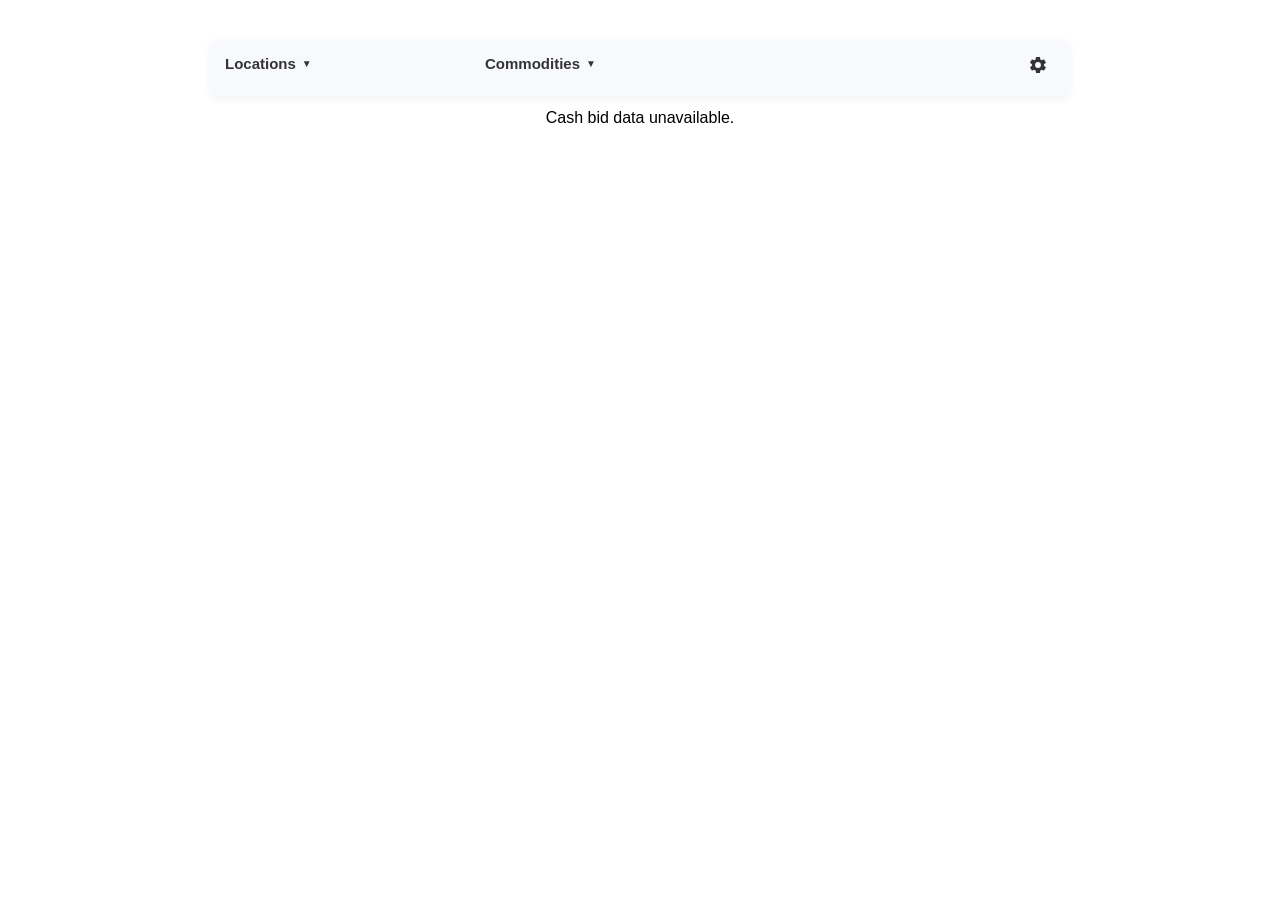
<file: index.html>
<!DOCTYPE html>
<html lang="en">
<head>
  <meta charset="UTF-8">
  <meta name="viewport" content="width=device-width, initial-scale=1">
  <title>Cash Bid Widget (Dev)</title>

  <link rel="stylesheet" href="sg-cashbid-widget-dev.css">
</head>
<body>

<div
  id="sg-cashbid-widget"
  data-json="https://stonegrain.agricharts.com/inc/cashbids/cashbids-json.php">
</div>

<script src="sg-cashbid-widget-dev.js"></script>
</body>
</html>
</file>
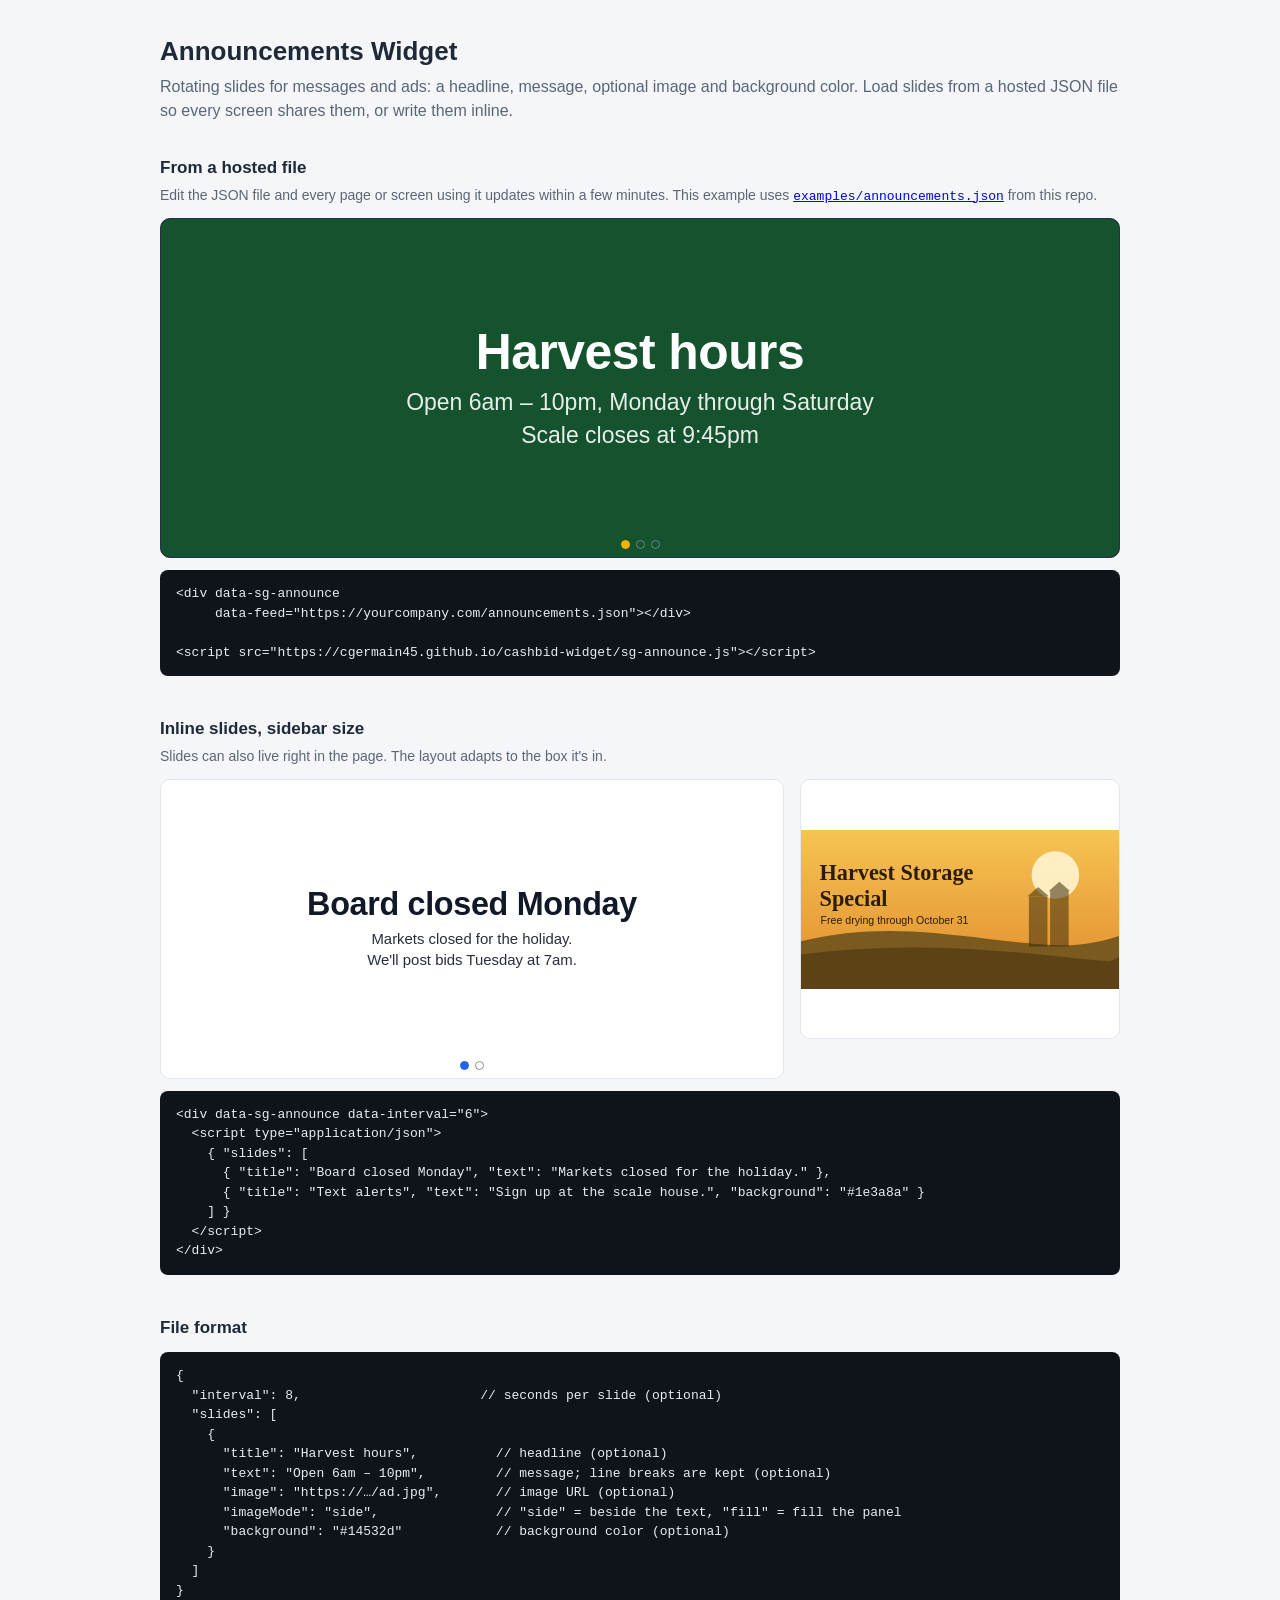
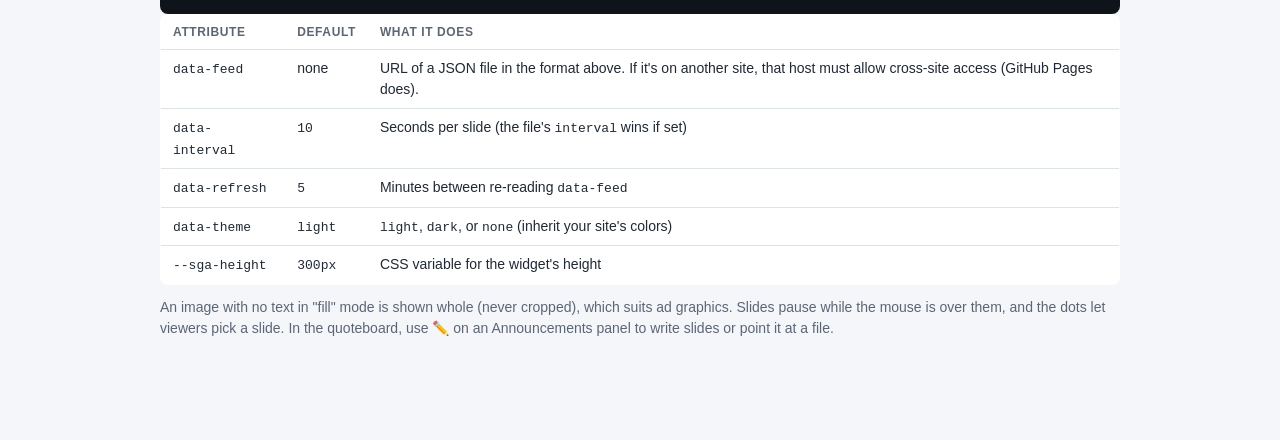
<file: announce.html>
<!DOCTYPE html>
<html lang="en">
<head>
  <meta charset="UTF-8">
  <meta name="viewport" content="width=device-width, initial-scale=1">
  <title>Announcements Widget</title>

  <link rel="stylesheet" href="sg-announce.css">

  <style>
    :root {
      --page-bg: #f4f6f9;
      --page-text: #1f2937;
      --page-muted: #5b6675;
      --code-bg: #0f141b;
      --code-text: #e6edf3;
      --card-bg: #ffffff;
      --card-line: #dde3ea;
    }

    @media (prefers-color-scheme: dark) {
      :root {
        --page-bg: #0b0f14;
        --page-text: #e6edf3;
        --page-muted: #8b98a9;
        --code-bg: #121821;
        --code-text: #e6edf3;
        --card-bg: #121821;
        --card-line: #263142;
      }
    }

    body {
      margin: 0;
      background: var(--page-bg);
      color: var(--page-text);
      font-family: "Segoe UI", Roboto, Arial, sans-serif;
      line-height: 1.5;
    }

    main {
      max-width: 960px;
      margin: 0 auto;
      padding: 32px 16px 64px;
    }

    h1 {
      margin: 0 0 4px;
      font-size: 26px;
    }

    .lede {
      margin: 0 0 32px;
      color: var(--page-muted);
    }

    section {
      margin-bottom: 40px;
    }

    h2 {
      font-size: 17px;
      margin: 0 0 4px;
    }

    section > p {
      margin: 0 0 12px;
      color: var(--page-muted);
      font-size: 14px;
    }

    pre {
      margin: 12px 0 0;
      padding: 14px 16px;
      overflow-x: auto;
      background: var(--code-bg);
      color: var(--code-text);
      border-radius: 8px;
      font-size: 13px;
      line-height: 1.5;
    }

    table {
      width: 100%;
      border-collapse: collapse;
      font-size: 14px;
      background: var(--card-bg);
      border: 1px solid var(--card-line);
      border-radius: 8px;
      overflow: hidden;
    }

    th, td {
      text-align: left;
      padding: 8px 12px;
      border-bottom: 1px solid var(--card-line);
      vertical-align: top;
    }

    th {
      font-size: 12px;
      text-transform: uppercase;
      letter-spacing: .05em;
      color: var(--page-muted);
    }

    code {
      font-family: ui-monospace, Menlo, Consolas, monospace;
      font-size: 13px;
    }

    .demo-grid {
      display: grid;
      grid-template-columns: minmax(0, 1fr) 320px;
      gap: 16px;
      align-items: start;
    }

    @media (max-width: 760px) {
      .demo-grid {
        grid-template-columns: 1fr;
      }
    }
  </style>
</head>
<body>
<main>

  <h1>Announcements Widget</h1>
  <p class="lede">Rotating slides for messages and ads: a headline, message, optional image and background color. Load slides from a hosted JSON file so every screen shares them, or write them inline.</p>

  <section>
    <h2>From a hosted file</h2>
    <p>Edit the JSON file and every page or screen using it updates within a few minutes. This example uses <a href="examples/announcements.json"><code>examples/announcements.json</code></a> from this repo.</p>
    <div data-sg-announce data-theme="dark" data-feed="examples/announcements.json" style="--sga-height: 340px"></div>
<pre><code>&lt;div data-sg-announce
     data-feed="https://yourcompany.com/announcements.json"&gt;&lt;/div&gt;

&lt;script src="https://cgermain45.github.io/cashbid-widget/sg-announce.js"&gt;&lt;/script&gt;</code></pre>
  </section>

  <section>
    <h2>Inline slides, sidebar size</h2>
    <p>Slides can also live right in the page. The layout adapts to the box it's in.</p>
    <div class="demo-grid">
      <div data-sg-announce data-interval="6">
        <script type="application/json">
          { "slides": [
            { "title": "Board closed Monday", "text": "Markets closed for the holiday.\nWe'll post bids Tuesday at 7am." },
            { "title": "Text alerts", "text": "Get bid alerts on your phone — sign up at the scale house.", "background": "#1e3a8a" }
          ] }
        </script>
      </div>
      <div data-sg-announce style="--sga-height: 260px">
        <script type="application/json">
          { "slides": [ { "image": "examples/harvest-ad.svg", "imageMode": "fill" } ] }
        </script>
      </div>
    </div>
<pre><code>&lt;div data-sg-announce data-interval="6"&gt;
  &lt;script type="application/json"&gt;
    { "slides": [
      { "title": "Board closed Monday", "text": "Markets closed for the holiday." },
      { "title": "Text alerts", "text": "Sign up at the scale house.", "background": "#1e3a8a" }
    ] }
  &lt;/script&gt;
&lt;/div&gt;</code></pre>
  </section>

  <section>
    <h2>File format</h2>
<pre><code>{
  "interval": 8,                       // seconds per slide (optional)
  "slides": [
    {
      "title": "Harvest hours",          // headline (optional)
      "text": "Open 6am – 10pm",         // message; line breaks are kept (optional)
      "image": "https://…/ad.jpg",       // image URL (optional)
      "imageMode": "side",               // "side" = beside the text, "fill" = fill the panel
      "background": "#14532d"            // background color (optional)
    }
  ]
}</code></pre>
    <table>
      <thead>
        <tr><th>Attribute</th><th>Default</th><th>What it does</th></tr>
      </thead>
      <tbody>
        <tr><td><code>data-feed</code></td><td>none</td><td>URL of a JSON file in the format above. If it's on another site, that host must allow cross-site access (GitHub Pages does).</td></tr>
        <tr><td><code>data-interval</code></td><td><code>10</code></td><td>Seconds per slide (the file's <code>interval</code> wins if set)</td></tr>
        <tr><td><code>data-refresh</code></td><td><code>5</code></td><td>Minutes between re-reading <code>data-feed</code></td></tr>
        <tr><td><code>data-theme</code></td><td><code>light</code></td><td><code>light</code>, <code>dark</code>, or <code>none</code> (inherit your site's colors)</td></tr>
        <tr><td><code>--sga-height</code></td><td><code>300px</code></td><td>CSS variable for the widget's height</td></tr>
      </tbody>
    </table>
    <p style="margin-top:12px">An image with no text in "fill" mode is shown whole (never cropped), which suits ad graphics. Slides pause while the mouse is over them, and the dots let viewers pick a slide. In the quoteboard, use ✏️ on an Announcements panel to write slides or point it at a file.</p>
  </section>

</main>

<script src="sg-announce.js"></script>
</body>
</html>
</file>
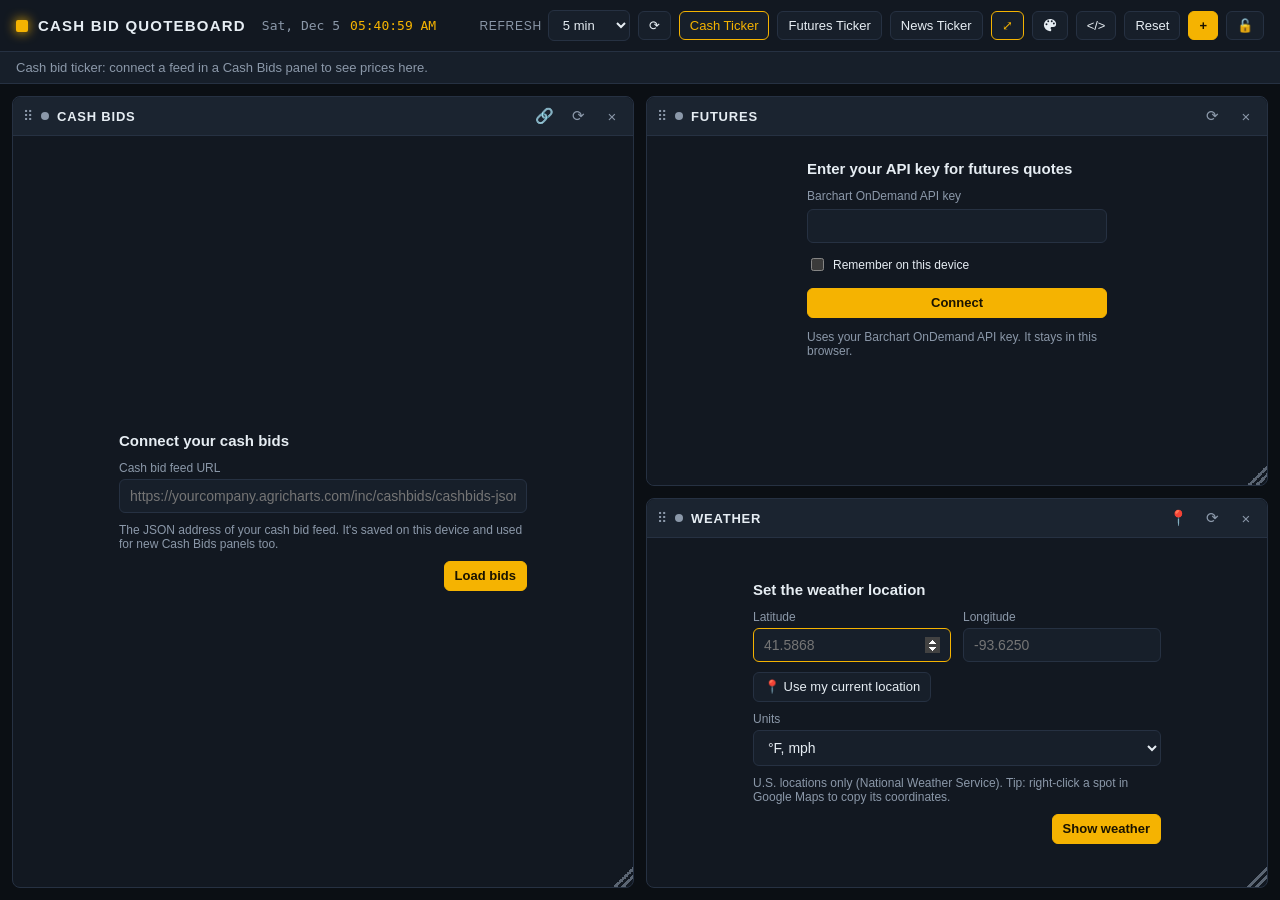
<file: cashbidquoteboard.html>
<!DOCTYPE html>
<html lang="en" data-theme="dark">
<head>
  <meta charset="UTF-8">
  <meta name="viewport" content="width=device-width, initial-scale=1">
  <title>Cash Bid Quoteboard</title>

  <link rel="stylesheet" href="sg-cashbid-widget-dev.css">
  <link rel="stylesheet" href="sg-ticker.css">
  <link rel="stylesheet" href="sg-weather.css">
  <link rel="stylesheet" href="sg-futures.css">
  <link rel="stylesheet" href="sg-announce.css">
  <link rel="stylesheet" href="sg-embed.css">
  <link rel="stylesheet" href="sg-quoteboard.css">
</head>
<body>

<!--
  Panels can be cash bids, futures quotes, weather, announcements or video/web embeds. Optional attributes:
    data-json            — cash bid feed URL to use without asking (otherwise
                           Cash Bids panels ask for it once and remember it)
    data-futures-apikey  — built-in Barchart OnDemand key for futures panels
                           (visible in page source; otherwise each viewer
                           enters their own key in the panel)
    data-futures-feed    — alternate getQuote URL (e.g. a proxy)
    data-news-sources    — news source codes for the News Ticker (default BRUG)
    data-news-feed       — alternate getNews URL (e.g. a proxy)
  The News Ticker uses the same Barchart OnDemand key as the futures panels.
-->
<div id="sg-quoteboard"></div>

<script src="sg-cashbid-widget-dev.js"></script>
<script src="sg-ticker.js"></script>
<script src="sg-weather.js"></script>
<script src="sg-futures.js"></script>
<script src="sg-news.js"></script>
<script src="sg-announce.js"></script>
<script src="sg-embed.js"></script>
<script src="sg-quoteboard.js"></script>
</body>
</html>
</file>
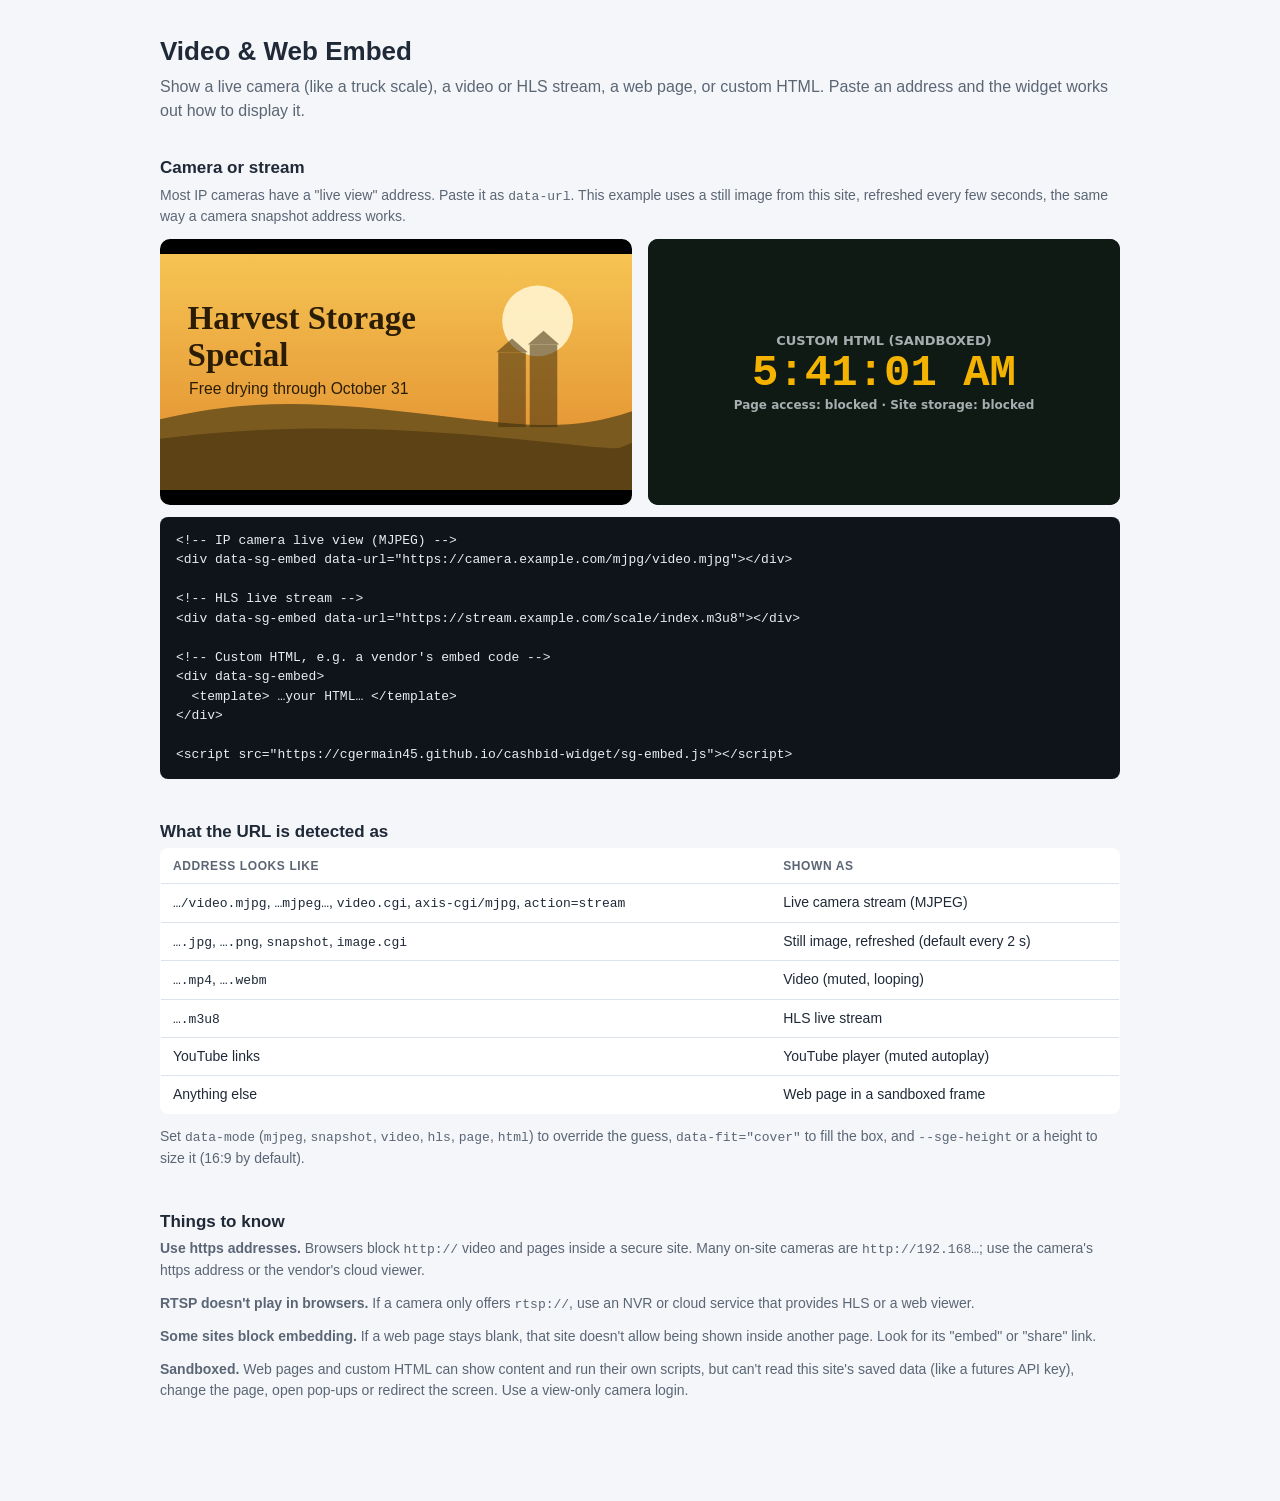
<file: embed.html>
<!DOCTYPE html>
<html lang="en">
<head>
  <meta charset="UTF-8">
  <meta name="viewport" content="width=device-width, initial-scale=1">
  <title>Video &amp; Web Embed</title>

  <link rel="stylesheet" href="sg-embed.css">

  <style>
    :root {
      --page-bg: #f4f6f9;
      --page-text: #1f2937;
      --page-muted: #5b6675;
      --code-bg: #0f141b;
      --code-text: #e6edf3;
      --card-bg: #ffffff;
      --card-line: #dde3ea;
    }

    @media (prefers-color-scheme: dark) {
      :root {
        --page-bg: #0b0f14;
        --page-text: #e6edf3;
        --page-muted: #8b98a9;
        --code-bg: #121821;
        --code-text: #e6edf3;
        --card-bg: #121821;
        --card-line: #263142;
      }
    }

    body {
      margin: 0;
      background: var(--page-bg);
      color: var(--page-text);
      font-family: "Segoe UI", Roboto, Arial, sans-serif;
      line-height: 1.5;
    }

    main {
      max-width: 960px;
      margin: 0 auto;
      padding: 32px 16px 64px;
    }

    h1 {
      margin: 0 0 4px;
      font-size: 26px;
    }

    .lede {
      margin: 0 0 32px;
      color: var(--page-muted);
    }

    section {
      margin-bottom: 40px;
    }

    h2 {
      font-size: 17px;
      margin: 0 0 4px;
    }

    section > p {
      margin: 0 0 12px;
      color: var(--page-muted);
      font-size: 14px;
    }

    pre {
      margin: 12px 0 0;
      padding: 14px 16px;
      overflow-x: auto;
      background: var(--code-bg);
      color: var(--code-text);
      border-radius: 8px;
      font-size: 13px;
      line-height: 1.5;
    }

    table {
      width: 100%;
      border-collapse: collapse;
      font-size: 14px;
      background: var(--card-bg);
      border: 1px solid var(--card-line);
      border-radius: 8px;
      overflow: hidden;
    }

    th, td {
      text-align: left;
      padding: 8px 12px;
      border-bottom: 1px solid var(--card-line);
      vertical-align: top;
    }

    th {
      font-size: 12px;
      text-transform: uppercase;
      letter-spacing: .05em;
      color: var(--page-muted);
    }

    code {
      font-family: ui-monospace, Menlo, Consolas, monospace;
      font-size: 13px;
    }

    .demo-grid {
      display: grid;
      grid-template-columns: 1fr 1fr;
      gap: 16px;
    }

    @media (max-width: 760px) {
      .demo-grid {
        grid-template-columns: 1fr;
      }
    }
  </style>
</head>
<body>
<main>

  <h1>Video &amp; Web Embed</h1>
  <p class="lede">Show a live camera (like a truck scale), a video or HLS stream, a web page, or custom HTML. Paste an address and the widget works out how to display it.</p>

  <section>
    <h2>Camera or stream</h2>
    <p>Most IP cameras have a "live view" address. Paste it as <code>data-url</code>. This example uses a still image from this site, refreshed every few seconds, the same way a camera snapshot address works.</p>
    <div class="demo-grid">
      <div data-sg-embed data-url="examples/harvest-ad.svg" data-mode="snapshot" data-every="5"></div>
      <div data-sg-embed>
        <template>
          <div style="height:100%;display:grid;place-items:center;background:#0f1a14;color:#e6edf3;font:600 20px system-ui;text-align:center">
            <div>
              <div style="font-size:13px;opacity:.7">CUSTOM HTML (SANDBOXED)</div>
              <div id="t" style="font:700 44px ui-monospace,monospace;color:#f5b301">--:--:--</div>
              <div id="s" style="font-size:12px;opacity:.7"></div>
            </div>
          </div>
          <script>
            setInterval(function(){ document.getElementById('t').textContent = new Date().toLocaleTimeString(); }, 1000);
            var ok; try { ok = typeof parent.document; } catch (e) { ok = 'blocked'; }
            var ls; try { ls = localStorage.length; } catch (e) { ls = 'blocked'; }
            document.getElementById('s').textContent = 'Page access: ' + ok + ' · Site storage: ' + ls;
          </script>
        </template>
      </div>
    </div>
<pre><code>&lt;!-- IP camera live view (MJPEG) --&gt;
&lt;div data-sg-embed data-url="https://camera.example.com/mjpg/video.mjpg"&gt;&lt;/div&gt;

&lt;!-- HLS live stream --&gt;
&lt;div data-sg-embed data-url="https://stream.example.com/scale/index.m3u8"&gt;&lt;/div&gt;

&lt;!-- Custom HTML, e.g. a vendor's embed code --&gt;
&lt;div data-sg-embed&gt;
  &lt;template&gt; …your HTML… &lt;/template&gt;
&lt;/div&gt;

&lt;script src="https://cgermain45.github.io/cashbid-widget/sg-embed.js"&gt;&lt;/script&gt;</code></pre>
  </section>

  <section>
    <h2>What the URL is detected as</h2>
    <table>
      <thead>
        <tr><th>Address looks like</th><th>Shown as</th></tr>
      </thead>
      <tbody>
        <tr><td><code>…/video.mjpg</code>, <code>…mjpeg…</code>, <code>video.cgi</code>, <code>axis-cgi/mjpg</code>, <code>action=stream</code></td><td>Live camera stream (MJPEG)</td></tr>
        <tr><td><code>….jpg</code>, <code>….png</code>, <code>snapshot</code>, <code>image.cgi</code></td><td>Still image, refreshed (default every 2 s)</td></tr>
        <tr><td><code>….mp4</code>, <code>….webm</code></td><td>Video (muted, looping)</td></tr>
        <tr><td><code>….m3u8</code></td><td>HLS live stream</td></tr>
        <tr><td>YouTube links</td><td>YouTube player (muted autoplay)</td></tr>
        <tr><td>Anything else</td><td>Web page in a sandboxed frame</td></tr>
      </tbody>
    </table>
    <p style="margin-top:12px">Set <code>data-mode</code> (<code>mjpeg</code>, <code>snapshot</code>, <code>video</code>, <code>hls</code>, <code>page</code>, <code>html</code>) to override the guess, <code>data-fit="cover"</code> to fill the box, and <code>--sge-height</code> or a height to size it (16:9 by default).</p>
  </section>

  <section>
    <h2>Things to know</h2>
    <p><strong>Use https addresses.</strong> Browsers block <code>http://</code> video and pages inside a secure site. Many on-site cameras are <code>http://192.168…</code>; use the camera's https address or the vendor's cloud viewer.</p>
    <p><strong>RTSP doesn't play in browsers.</strong> If a camera only offers <code>rtsp://</code>, use an NVR or cloud service that provides HLS or a web viewer.</p>
    <p><strong>Some sites block embedding.</strong> If a web page stays blank, that site doesn't allow being shown inside another page. Look for its "embed" or "share" link.</p>
    <p><strong>Sandboxed.</strong> Web pages and custom HTML can show content and run their own scripts, but can't read this site's saved data (like a futures API key), change the page, open pop-ups or redirect the screen. Use a view-only camera login.</p>
  </section>

</main>

<script src="sg-embed.js"></script>
</body>
</html>
</file>
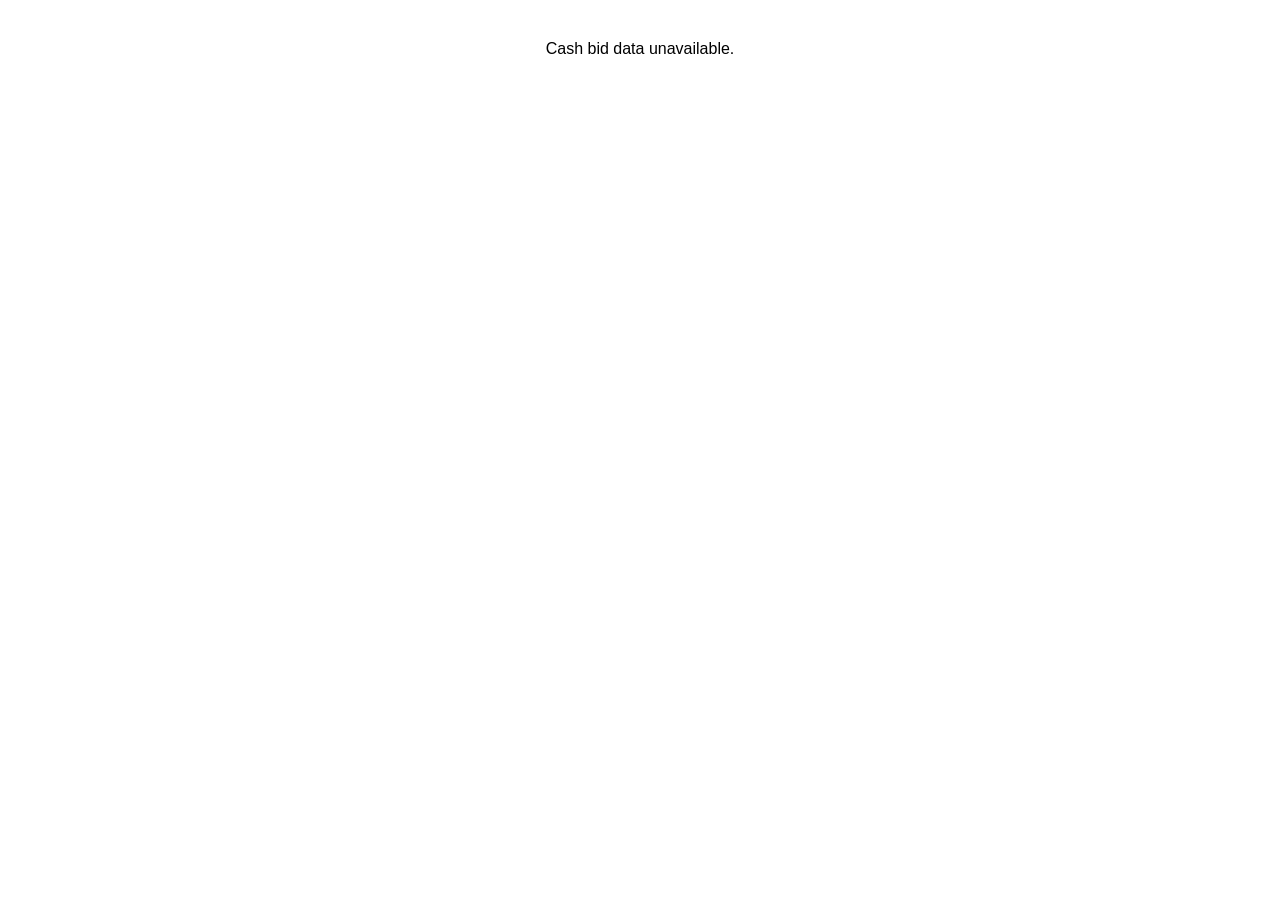
<file: example.html>
<!DOCTYPE html>
<html>
<head>
  <meta charset="UTF-8">
  <title>Cash Bid Widget Test</title>

  <link rel="stylesheet" href="sg-cashbid-widget.css">
</head>
<body>

<div
  id="sg-cashbid-widget"
  data-json="https://stonegrain.agricharts.com/inc/cashbids/cashbids-json.php">
</div>

<script src="sg-cashbid-widget.js"></script>
</body>
</html>
</file>
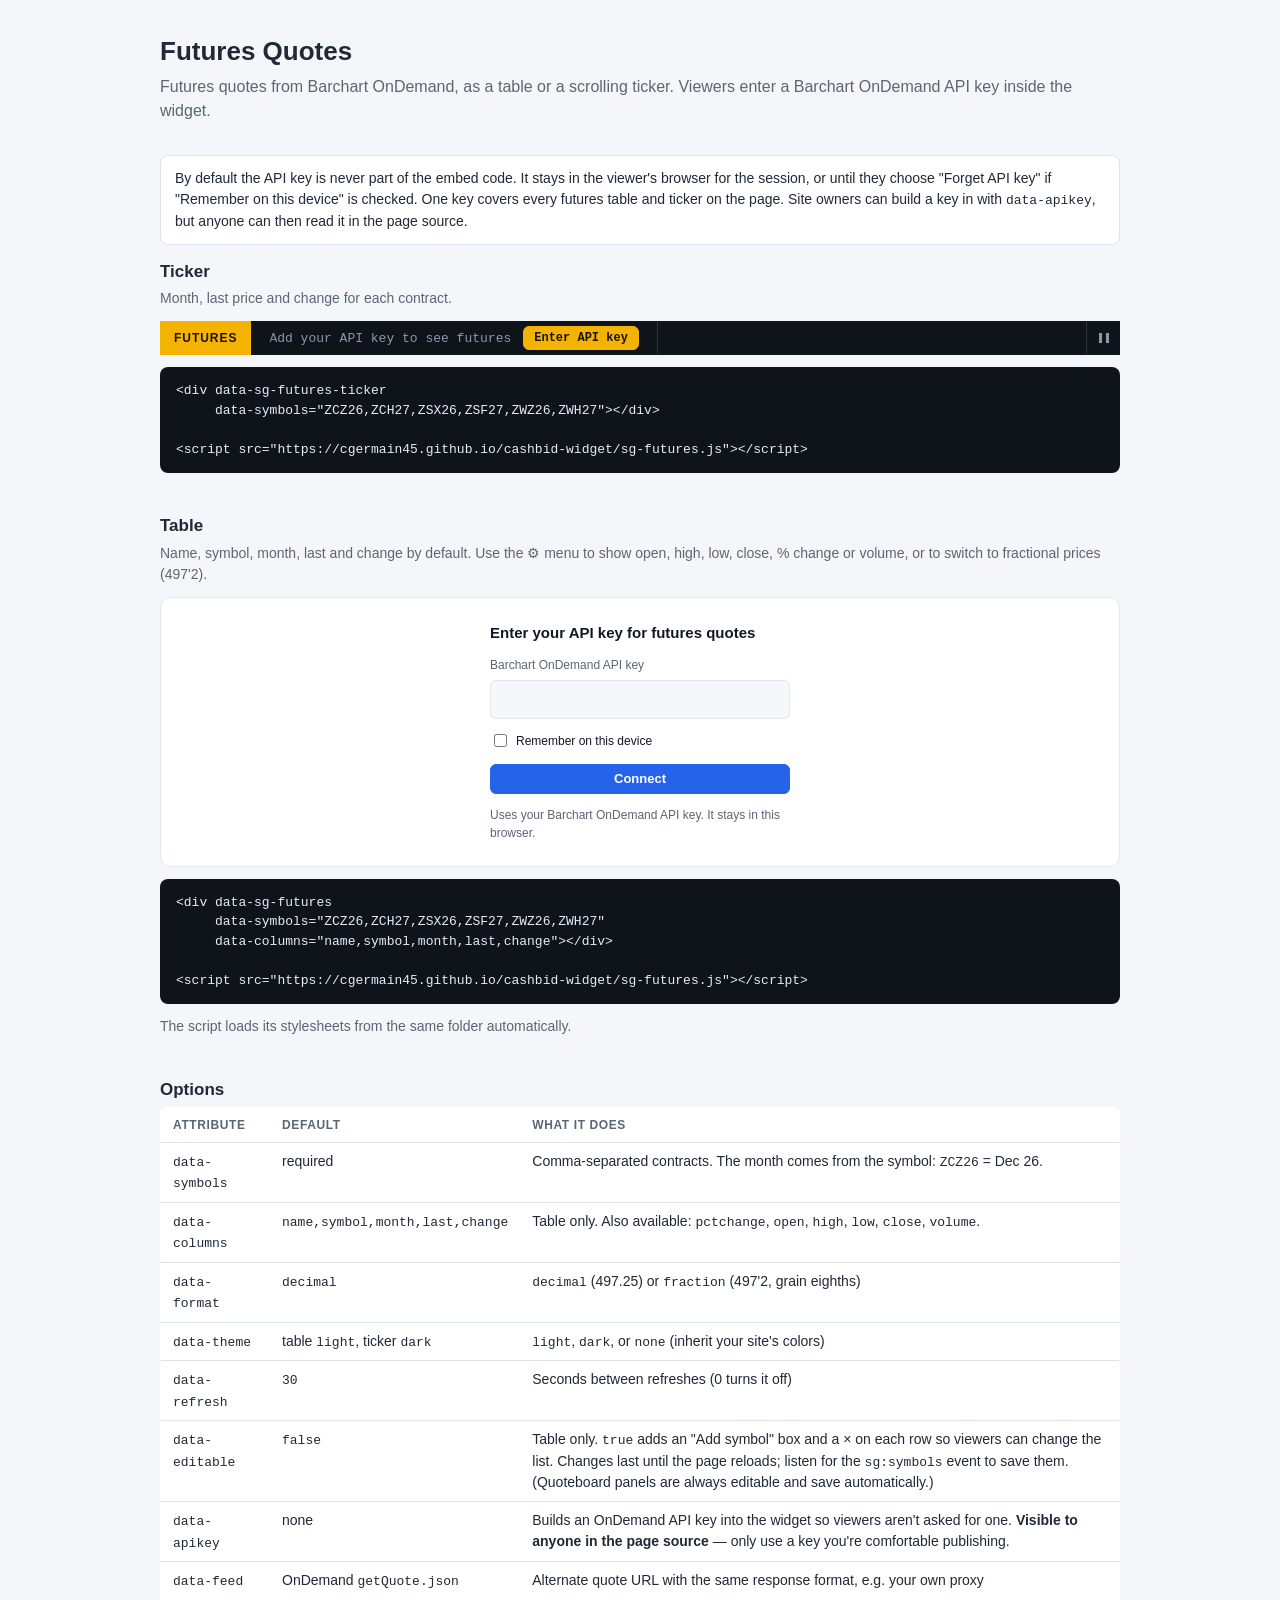
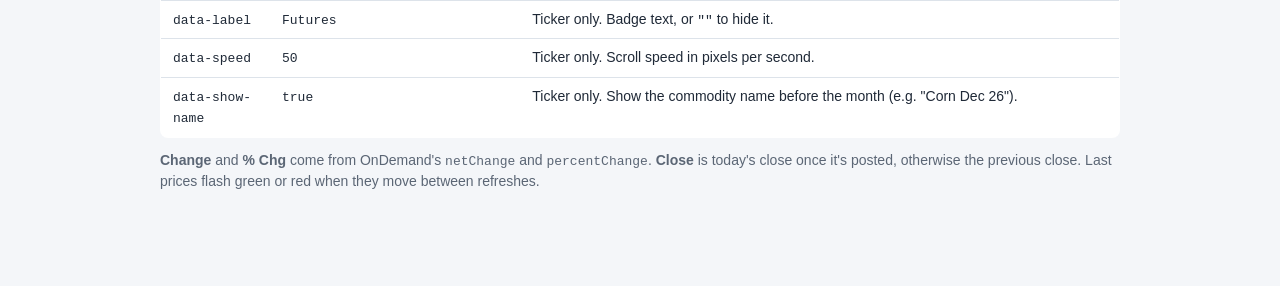
<file: futures.html>
<!DOCTYPE html>
<html lang="en">
<head>
  <meta charset="UTF-8">
  <meta name="viewport" content="width=device-width, initial-scale=1">
  <title>Futures Quotes</title>

  <link rel="stylesheet" href="sg-ticker.css">
  <link rel="stylesheet" href="sg-futures.css">

  <style>
    :root {
      --page-bg: #f4f6f9;
      --page-text: #1f2937;
      --page-muted: #5b6675;
      --code-bg: #0f141b;
      --code-text: #e6edf3;
      --card-bg: #ffffff;
      --card-line: #dde3ea;
    }

    @media (prefers-color-scheme: dark) {
      :root {
        --page-bg: #0b0f14;
        --page-text: #e6edf3;
        --page-muted: #8b98a9;
        --code-bg: #121821;
        --code-text: #e6edf3;
        --card-bg: #121821;
        --card-line: #263142;
      }
    }

    body {
      margin: 0;
      background: var(--page-bg);
      color: var(--page-text);
      font-family: "Segoe UI", Roboto, Arial, sans-serif;
      line-height: 1.5;
    }

    main {
      max-width: 960px;
      margin: 0 auto;
      padding: 32px 16px 64px;
    }

    h1 {
      margin: 0 0 4px;
      font-size: 26px;
    }

    .lede {
      margin: 0 0 32px;
      color: var(--page-muted);
    }

    section {
      margin-bottom: 40px;
    }

    h2 {
      font-size: 17px;
      margin: 0 0 4px;
    }

    section > p {
      margin: 0 0 12px;
      color: var(--page-muted);
      font-size: 14px;
    }

    pre {
      margin: 12px 0 0;
      padding: 14px 16px;
      overflow-x: auto;
      background: var(--code-bg);
      color: var(--code-text);
      border-radius: 8px;
      font-size: 13px;
      line-height: 1.5;
    }

    table {
      width: 100%;
      border-collapse: collapse;
      font-size: 14px;
      background: var(--card-bg);
      border: 1px solid var(--card-line);
      border-radius: 8px;
      overflow: hidden;
    }

    th, td {
      text-align: left;
      padding: 8px 12px;
      border-bottom: 1px solid var(--card-line);
      vertical-align: top;
    }

    th {
      font-size: 12px;
      text-transform: uppercase;
      letter-spacing: .05em;
      color: var(--page-muted);
    }

    code {
      font-family: ui-monospace, Menlo, Consolas, monospace;
      font-size: 13px;
    }

    .note {
      padding: 12px 14px;
      border-radius: 8px;
      border: 1px solid var(--card-line);
      background: var(--card-bg);
      font-size: 14px;
    }
  </style>
</head>
<body>
<main>

  <h1>Futures Quotes</h1>
  <p class="lede">Futures quotes from Barchart OnDemand, as a table or a scrolling ticker. Viewers enter a Barchart OnDemand API key inside the widget.</p>

  <p class="note">By default the API key is never part of the embed code. It stays in the viewer's browser for the session, or until they choose "Forget API key" if "Remember on this device" is checked. One key covers every futures table and ticker on the page. Site owners can build a key in with <code>data-apikey</code>, but anyone can then read it in the page source.</p>

  <section>
    <h2>Ticker</h2>
    <p>Month, last price and change for each contract.</p>
    <div data-sg-futures-ticker
         data-symbols="ZCZ26,ZCH27,ZSX26,ZSF27,ZWZ26,ZWH27"></div>
<pre><code>&lt;div data-sg-futures-ticker
     data-symbols="ZCZ26,ZCH27,ZSX26,ZSF27,ZWZ26,ZWH27"&gt;&lt;/div&gt;

&lt;script src="https://cgermain45.github.io/cashbid-widget/sg-futures.js"&gt;&lt;/script&gt;</code></pre>
  </section>

  <section>
    <h2>Table</h2>
    <p>Name, symbol, month, last and change by default. Use the ⚙ menu to show open, high, low, close, % change or volume, or to switch to fractional prices (497'2).</p>
    <div data-sg-futures
         data-symbols="ZCZ26,ZCH27,ZSX26,ZSF27,ZWZ26,ZWH27"></div>
<pre><code>&lt;div data-sg-futures
     data-symbols="ZCZ26,ZCH27,ZSX26,ZSF27,ZWZ26,ZWH27"
     data-columns="name,symbol,month,last,change"&gt;&lt;/div&gt;

&lt;script src="https://cgermain45.github.io/cashbid-widget/sg-futures.js"&gt;&lt;/script&gt;</code></pre>
    <p style="margin-top:12px">The script loads its stylesheets from the same folder automatically.</p>
  </section>

  <section>
    <h2>Options</h2>
    <table>
      <thead>
        <tr><th>Attribute</th><th>Default</th><th>What it does</th></tr>
      </thead>
      <tbody>
        <tr><td><code>data-symbols</code></td><td>required</td><td>Comma-separated contracts. The month comes from the symbol: <code>ZCZ26</code> = Dec 26.</td></tr>
        <tr><td><code>data-columns</code></td><td><code>name,symbol,month,last,change</code></td><td>Table only. Also available: <code>pctchange</code>, <code>open</code>, <code>high</code>, <code>low</code>, <code>close</code>, <code>volume</code>.</td></tr>
        <tr><td><code>data-format</code></td><td><code>decimal</code></td><td><code>decimal</code> (497.25) or <code>fraction</code> (497'2, grain eighths)</td></tr>
        <tr><td><code>data-theme</code></td><td>table <code>light</code>, ticker <code>dark</code></td><td><code>light</code>, <code>dark</code>, or <code>none</code> (inherit your site's colors)</td></tr>
        <tr><td><code>data-refresh</code></td><td><code>30</code></td><td>Seconds between refreshes (0 turns it off)</td></tr>
        <tr><td><code>data-editable</code></td><td><code>false</code></td><td>Table only. <code>true</code> adds an "Add symbol" box and a × on each row so viewers can change the list. Changes last until the page reloads; listen for the <code>sg:symbols</code> event to save them. (Quoteboard panels are always editable and save automatically.)</td></tr>
        <tr><td><code>data-apikey</code></td><td>none</td><td>Builds an OnDemand API key into the widget so viewers aren't asked for one. <strong>Visible to anyone in the page source</strong> — only use a key you're comfortable publishing.</td></tr>
        <tr><td><code>data-feed</code></td><td>OnDemand <code>getQuote.json</code></td><td>Alternate quote URL with the same response format, e.g. your own proxy</td></tr>
        <tr><td><code>data-label</code></td><td><code>Futures</code></td><td>Ticker only. Badge text, or <code>""</code> to hide it.</td></tr>
        <tr><td><code>data-speed</code></td><td><code>50</code></td><td>Ticker only. Scroll speed in pixels per second.</td></tr>
        <tr><td><code>data-show-name</code></td><td><code>true</code></td><td>Ticker only. Show the commodity name before the month (e.g. "Corn Dec 26").</td></tr>
      </tbody>
    </table>
    <p style="margin-top:12px"><strong>Change</strong> and <strong>% Chg</strong> come from OnDemand's <code>netChange</code> and <code>percentChange</code>. <strong>Close</strong> is today's close once it's posted, otherwise the previous close. Last prices flash green or red when they move between refreshes.</p>
  </section>

</main>

<script src="sg-futures.js"></script>
</body>
</html>
</file>
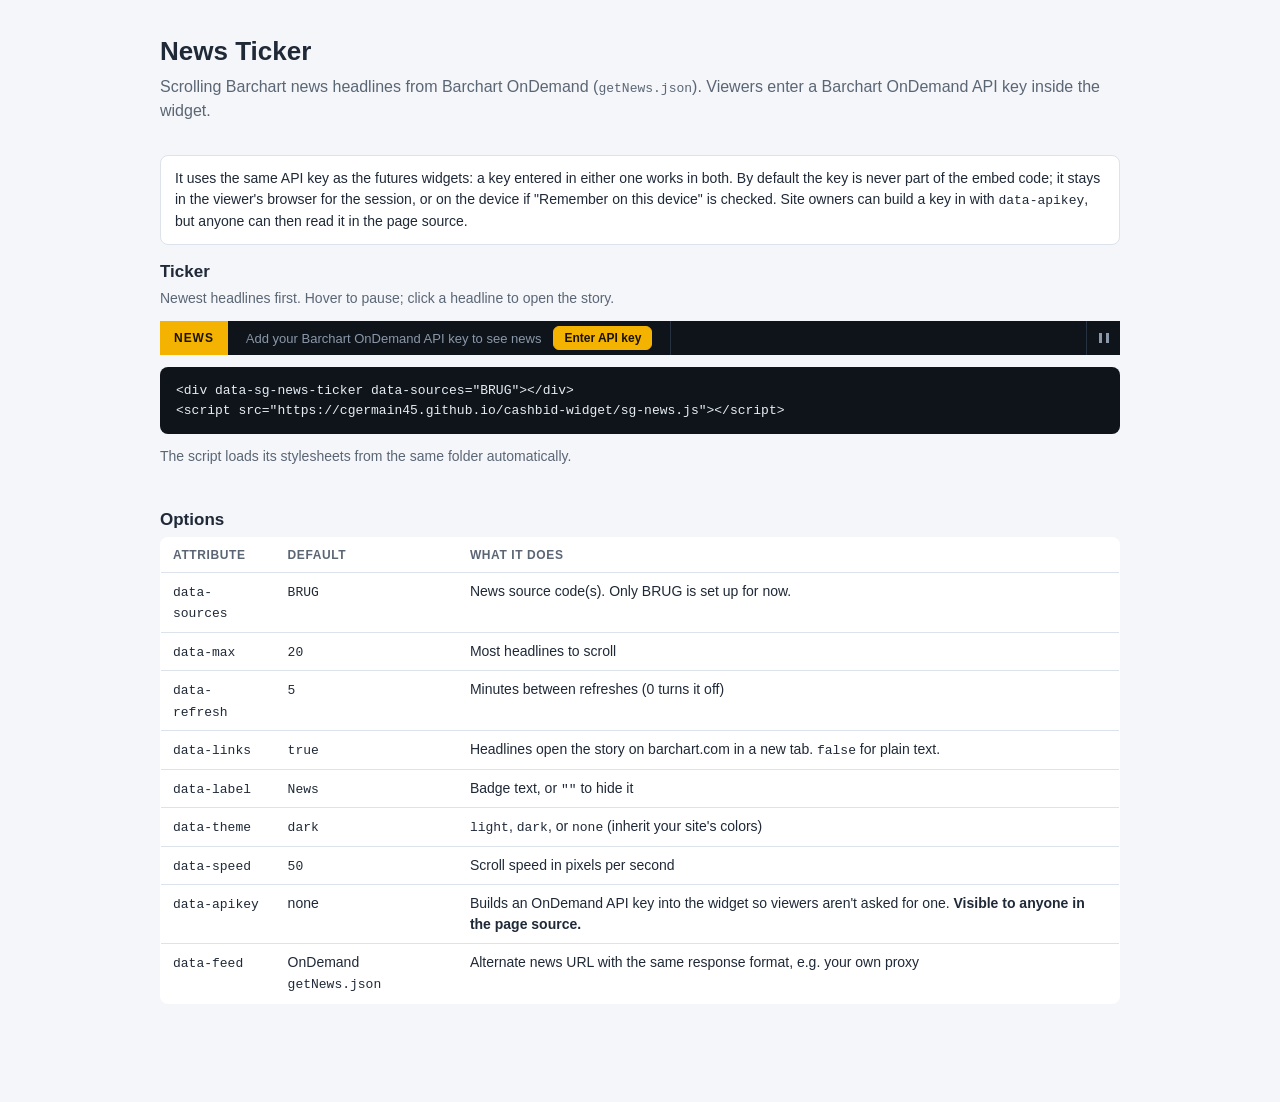
<file: news.html>
<!DOCTYPE html>
<html lang="en">
<head>
  <meta charset="UTF-8">
  <meta name="viewport" content="width=device-width, initial-scale=1">
  <title>News Ticker</title>

  <link rel="stylesheet" href="sg-ticker.css">
  <link rel="stylesheet" href="sg-futures.css">

  <style>
    :root {
      --page-bg: #f4f6f9;
      --page-text: #1f2937;
      --page-muted: #5b6675;
      --code-bg: #0f141b;
      --code-text: #e6edf3;
      --card-bg: #ffffff;
      --card-line: #dde3ea;
    }

    @media (prefers-color-scheme: dark) {
      :root {
        --page-bg: #0b0f14;
        --page-text: #e6edf3;
        --page-muted: #8b98a9;
        --code-bg: #121821;
        --code-text: #e6edf3;
        --card-bg: #121821;
        --card-line: #263142;
      }
    }

    body {
      margin: 0;
      background: var(--page-bg);
      color: var(--page-text);
      font-family: "Segoe UI", Roboto, Arial, sans-serif;
      line-height: 1.5;
    }

    main {
      max-width: 960px;
      margin: 0 auto;
      padding: 32px 16px 64px;
    }

    h1 {
      margin: 0 0 4px;
      font-size: 26px;
    }

    .lede {
      margin: 0 0 32px;
      color: var(--page-muted);
    }

    section {
      margin-bottom: 40px;
    }

    h2 {
      font-size: 17px;
      margin: 0 0 4px;
    }

    section > p {
      margin: 0 0 12px;
      color: var(--page-muted);
      font-size: 14px;
    }

    pre {
      margin: 12px 0 0;
      padding: 14px 16px;
      overflow-x: auto;
      background: var(--code-bg);
      color: var(--code-text);
      border-radius: 8px;
      font-size: 13px;
      line-height: 1.5;
    }

    table {
      width: 100%;
      border-collapse: collapse;
      font-size: 14px;
      background: var(--card-bg);
      border: 1px solid var(--card-line);
      border-radius: 8px;
      overflow: hidden;
    }

    th, td {
      text-align: left;
      padding: 8px 12px;
      border-bottom: 1px solid var(--card-line);
      vertical-align: top;
    }

    th {
      font-size: 12px;
      text-transform: uppercase;
      letter-spacing: .05em;
      color: var(--page-muted);
    }

    code {
      font-family: ui-monospace, Menlo, Consolas, monospace;
      font-size: 13px;
    }

    .note {
      padding: 12px 14px;
      border-radius: 8px;
      border: 1px solid var(--card-line);
      background: var(--card-bg);
      font-size: 14px;
    }
  </style>
</head>
<body>
<main>
  <h1>News Ticker</h1>
  <p class="lede">Scrolling Barchart news headlines from Barchart OnDemand (<code>getNews.json</code>). Viewers enter a Barchart OnDemand API key inside the widget.</p>

  <p class="note">It uses the same API key as the futures widgets: a key entered in either one works in both. By default the key is never part of the embed code; it stays in the viewer's browser for the session, or on the device if "Remember on this device" is checked. Site owners can build a key in with <code>data-apikey</code>, but anyone can then read it in the page source.</p>

  <section>
    <h2>Ticker</h2>
    <p>Newest headlines first. Hover to pause; click a headline to open the story.</p>
    <div data-sg-news-ticker data-sources="BRUG"></div>
<pre><code>&lt;div data-sg-news-ticker data-sources="BRUG"&gt;&lt;/div&gt;
&lt;script src="https://cgermain45.github.io/cashbid-widget/sg-news.js"&gt;&lt;/script&gt;</code></pre>
    <p style="margin-top:12px">The script loads its stylesheets from the same folder automatically.</p>
  </section>

  <section>
    <h2>Options</h2>
    <table>
      <thead>
        <tr><th>Attribute</th><th>Default</th><th>What it does</th></tr>
      </thead>
      <tbody>
        <tr><td><code>data-sources</code></td><td><code>BRUG</code></td><td>News source code(s). Only BRUG is set up for now.</td></tr>
        <tr><td><code>data-max</code></td><td><code>20</code></td><td>Most headlines to scroll</td></tr>
        <tr><td><code>data-refresh</code></td><td><code>5</code></td><td>Minutes between refreshes (0 turns it off)</td></tr>
        <tr><td><code>data-links</code></td><td><code>true</code></td><td>Headlines open the story on barchart.com in a new tab. <code>false</code> for plain text.</td></tr>
        <tr><td><code>data-label</code></td><td><code>News</code></td><td>Badge text, or <code>""</code> to hide it</td></tr>
        <tr><td><code>data-theme</code></td><td><code>dark</code></td><td><code>light</code>, <code>dark</code>, or <code>none</code> (inherit your site's colors)</td></tr>
        <tr><td><code>data-speed</code></td><td><code>50</code></td><td>Scroll speed in pixels per second</td></tr>
        <tr><td><code>data-apikey</code></td><td>none</td><td>Builds an OnDemand API key into the widget so viewers aren't asked for one. <strong>Visible to anyone in the page source.</strong></td></tr>
        <tr><td><code>data-feed</code></td><td>OnDemand <code>getNews.json</code></td><td>Alternate news URL with the same response format, e.g. your own proxy</td></tr>
      </tbody>
    </table>
  </section>
</main>
<script src="sg-news.js"></script>
</body>
</html>
</file>
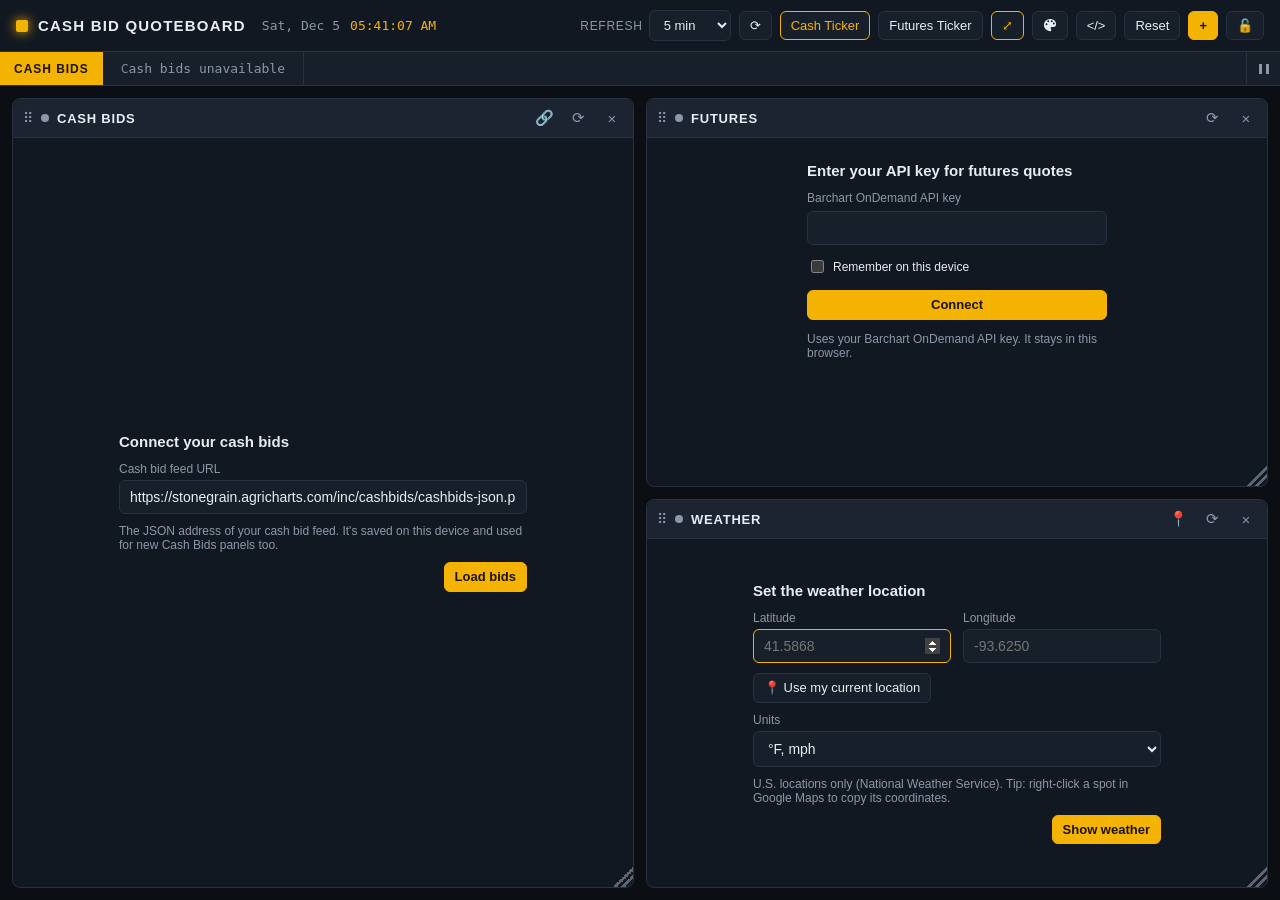
<file: quoteboard.html>
<!DOCTYPE html>
<html lang="en" data-theme="dark">
<head>
  <meta charset="UTF-8">
  <meta name="viewport" content="width=device-width, initial-scale=1">
  <title>Cash Bid Quoteboard</title>

  <link rel="stylesheet" href="sg-cashbid-widget-dev.css">
  <link rel="stylesheet" href="sg-ticker.css">
  <link rel="stylesheet" href="sg-weather.css">
  <link rel="stylesheet" href="sg-futures.css">
  <link rel="stylesheet" href="sg-quoteboard.css">
</head>
<body>

<!--
  Panels can be cash bids, futures quotes or weather. Optional attributes:
    data-json            — default cash bid feed URL for new panels
    data-futures-apikey  — built-in Barchart OnDemand key for futures panels
                           (visible in page source; otherwise each viewer
                           enters their own key in the panel)
    data-futures-feed    — alternate getQuote URL (e.g. a proxy)
-->
<div
  id="sg-quoteboard"
  data-json="https://stonegrain.agricharts.com/inc/cashbids/cashbids-json.php">
</div>

<script src="sg-cashbid-widget-dev.js"></script>
<script src="sg-ticker.js"></script>
<script src="sg-weather.js"></script>
<script src="sg-futures.js"></script>
<script src="sg-quoteboard.js"></script>
</body>
</html>
</file>
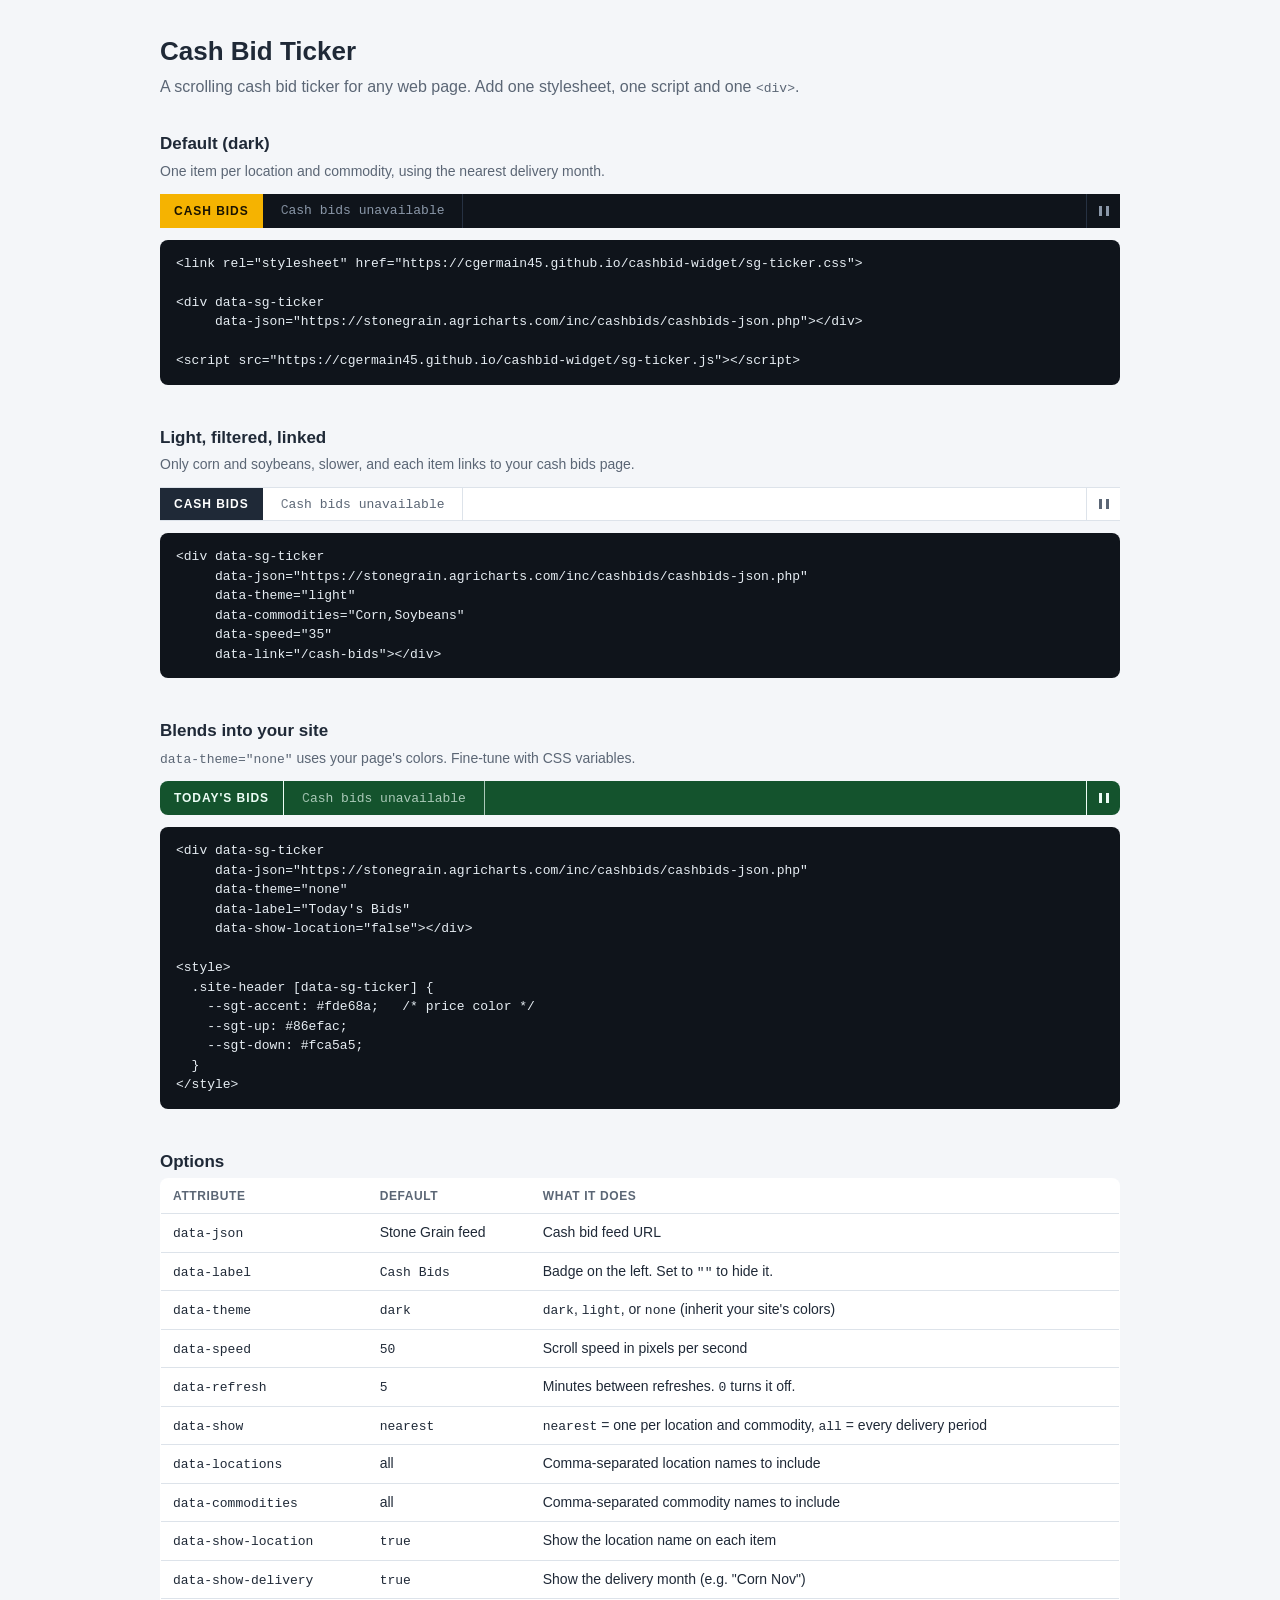
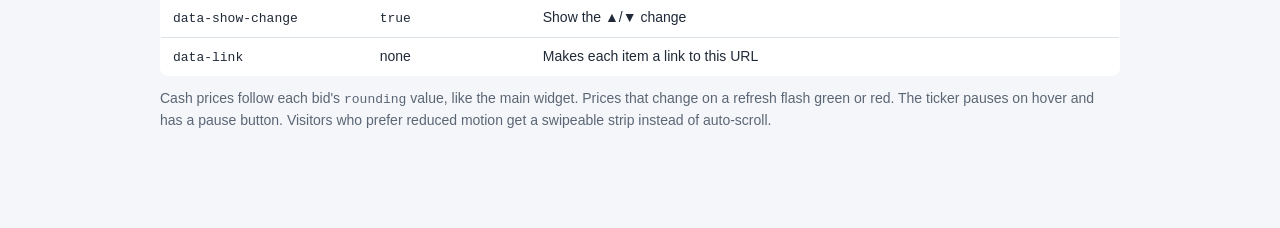
<file: ticker.html>
<!DOCTYPE html>
<html lang="en">
<head>
  <meta charset="UTF-8">
  <meta name="viewport" content="width=device-width, initial-scale=1">
  <title>Cash Bid Ticker</title>

  <link rel="stylesheet" href="sg-ticker.css">

  <style>
    :root {
      --page-bg: #f4f6f9;
      --page-text: #1f2937;
      --page-muted: #5b6675;
      --code-bg: #0f141b;
      --code-text: #e6edf3;
      --card-bg: #ffffff;
      --card-line: #dde3ea;
    }

    @media (prefers-color-scheme: dark) {
      :root {
        --page-bg: #0b0f14;
        --page-text: #e6edf3;
        --page-muted: #8b98a9;
        --code-bg: #121821;
        --code-text: #e6edf3;
        --card-bg: #121821;
        --card-line: #263142;
      }
    }

    body {
      margin: 0;
      background: var(--page-bg);
      color: var(--page-text);
      font-family: "Segoe UI", Roboto, Arial, sans-serif;
      line-height: 1.5;
    }

    main {
      max-width: 960px;
      margin: 0 auto;
      padding: 32px 16px 64px;
    }

    h1 {
      margin: 0 0 4px;
      font-size: 26px;
    }

    .lede {
      margin: 0 0 32px;
      color: var(--page-muted);
    }

    section {
      margin-bottom: 40px;
    }

    h2 {
      font-size: 17px;
      margin: 0 0 4px;
    }

    section > p {
      margin: 0 0 12px;
      color: var(--page-muted);
      font-size: 14px;
    }

    pre {
      margin: 12px 0 0;
      padding: 14px 16px;
      overflow-x: auto;
      background: var(--code-bg);
      color: var(--code-text);
      border-radius: 8px;
      font-size: 13px;
      line-height: 1.5;
    }

    table {
      width: 100%;
      border-collapse: collapse;
      font-size: 14px;
      background: var(--card-bg);
      border: 1px solid var(--card-line);
      border-radius: 8px;
      overflow: hidden;
    }

    th, td {
      text-align: left;
      padding: 8px 12px;
      border-bottom: 1px solid var(--card-line);
      vertical-align: top;
    }

    th {
      font-size: 12px;
      text-transform: uppercase;
      letter-spacing: .05em;
      color: var(--page-muted);
    }

    code {
      font-family: ui-monospace, Menlo, Consolas, monospace;
      font-size: 13px;
    }

    /* Example of a branded site header using the "none" theme */
    .demo-banner {
      background: #14532d;
      color: #ecfdf5;
      border-radius: 8px;
      overflow: hidden;
    }

    .demo-banner [data-sg-ticker] {
      --sgt-accent: #fde68a;
      --sgt-up: #86efac;
      --sgt-down: #fca5a5;
    }
  </style>
</head>
<body>
<main>

  <h1>Cash Bid Ticker</h1>
  <p class="lede">A scrolling cash bid ticker for any web page. Add one stylesheet, one script and one <code>&lt;div&gt;</code>.</p>

  <section>
    <h2>Default (dark)</h2>
    <p>One item per location and commodity, using the nearest delivery month.</p>
    <div data-sg-ticker
         data-json="https://stonegrain.agricharts.com/inc/cashbids/cashbids-json.php"></div>
<pre><code>&lt;link rel="stylesheet" href="https://cgermain45.github.io/cashbid-widget/sg-ticker.css"&gt;

&lt;div data-sg-ticker
     data-json="https://stonegrain.agricharts.com/inc/cashbids/cashbids-json.php"&gt;&lt;/div&gt;

&lt;script src="https://cgermain45.github.io/cashbid-widget/sg-ticker.js"&gt;&lt;/script&gt;</code></pre>
  </section>

  <section>
    <h2>Light, filtered, linked</h2>
    <p>Only corn and soybeans, slower, and each item links to your cash bids page.</p>
    <div data-sg-ticker
         data-json="https://stonegrain.agricharts.com/inc/cashbids/cashbids-json.php"
         data-theme="light"
         data-commodities="Corn,Soybeans"
         data-speed="35"
         data-link="index.html"></div>
<pre><code>&lt;div data-sg-ticker
     data-json="https://stonegrain.agricharts.com/inc/cashbids/cashbids-json.php"
     data-theme="light"
     data-commodities="Corn,Soybeans"
     data-speed="35"
     data-link="/cash-bids"&gt;&lt;/div&gt;</code></pre>
  </section>

  <section>
    <h2>Blends into your site</h2>
    <p><code>data-theme="none"</code> uses your page's colors. Fine-tune with CSS variables.</p>
    <div class="demo-banner">
      <div data-sg-ticker
           data-json="https://stonegrain.agricharts.com/inc/cashbids/cashbids-json.php"
           data-theme="none"
           data-label="Today's Bids"
           data-show-location="false"></div>
    </div>
<pre><code>&lt;div data-sg-ticker
     data-json="https://stonegrain.agricharts.com/inc/cashbids/cashbids-json.php"
     data-theme="none"
     data-label="Today's Bids"
     data-show-location="false"&gt;&lt;/div&gt;

&lt;style&gt;
  .site-header [data-sg-ticker] {
    --sgt-accent: #fde68a;   /* price color */
    --sgt-up: #86efac;
    --sgt-down: #fca5a5;
  }
&lt;/style&gt;</code></pre>
  </section>

  <section>
    <h2>Options</h2>
    <table>
      <thead>
        <tr><th>Attribute</th><th>Default</th><th>What it does</th></tr>
      </thead>
      <tbody>
        <tr><td><code>data-json</code></td><td>Stone Grain feed</td><td>Cash bid feed URL</td></tr>
        <tr><td><code>data-label</code></td><td><code>Cash Bids</code></td><td>Badge on the left. Set to <code>""</code> to hide it.</td></tr>
        <tr><td><code>data-theme</code></td><td><code>dark</code></td><td><code>dark</code>, <code>light</code>, or <code>none</code> (inherit your site's colors)</td></tr>
        <tr><td><code>data-speed</code></td><td><code>50</code></td><td>Scroll speed in pixels per second</td></tr>
        <tr><td><code>data-refresh</code></td><td><code>5</code></td><td>Minutes between refreshes. <code>0</code> turns it off.</td></tr>
        <tr><td><code>data-show</code></td><td><code>nearest</code></td><td><code>nearest</code> = one per location and commodity, <code>all</code> = every delivery period</td></tr>
        <tr><td><code>data-locations</code></td><td>all</td><td>Comma-separated location names to include</td></tr>
        <tr><td><code>data-commodities</code></td><td>all</td><td>Comma-separated commodity names to include</td></tr>
        <tr><td><code>data-show-location</code></td><td><code>true</code></td><td>Show the location name on each item</td></tr>
        <tr><td><code>data-show-delivery</code></td><td><code>true</code></td><td>Show the delivery month (e.g. "Corn Nov")</td></tr>
        <tr><td><code>data-show-change</code></td><td><code>true</code></td><td>Show the ▲/▼ change</td></tr>
        <tr><td><code>data-link</code></td><td>none</td><td>Makes each item a link to this URL</td></tr>
      </tbody>
    </table>
    <p style="margin-top:12px">Cash prices follow each bid's <code>rounding</code> value, like the main widget. Prices that change on a refresh flash green or red. The ticker pauses on hover and has a pause button. Visitors who prefer reduced motion get a swipeable strip instead of auto-scroll.</p>
  </section>

</main>

<script src="sg-ticker.js"></script>
</body>
</html>
</file>
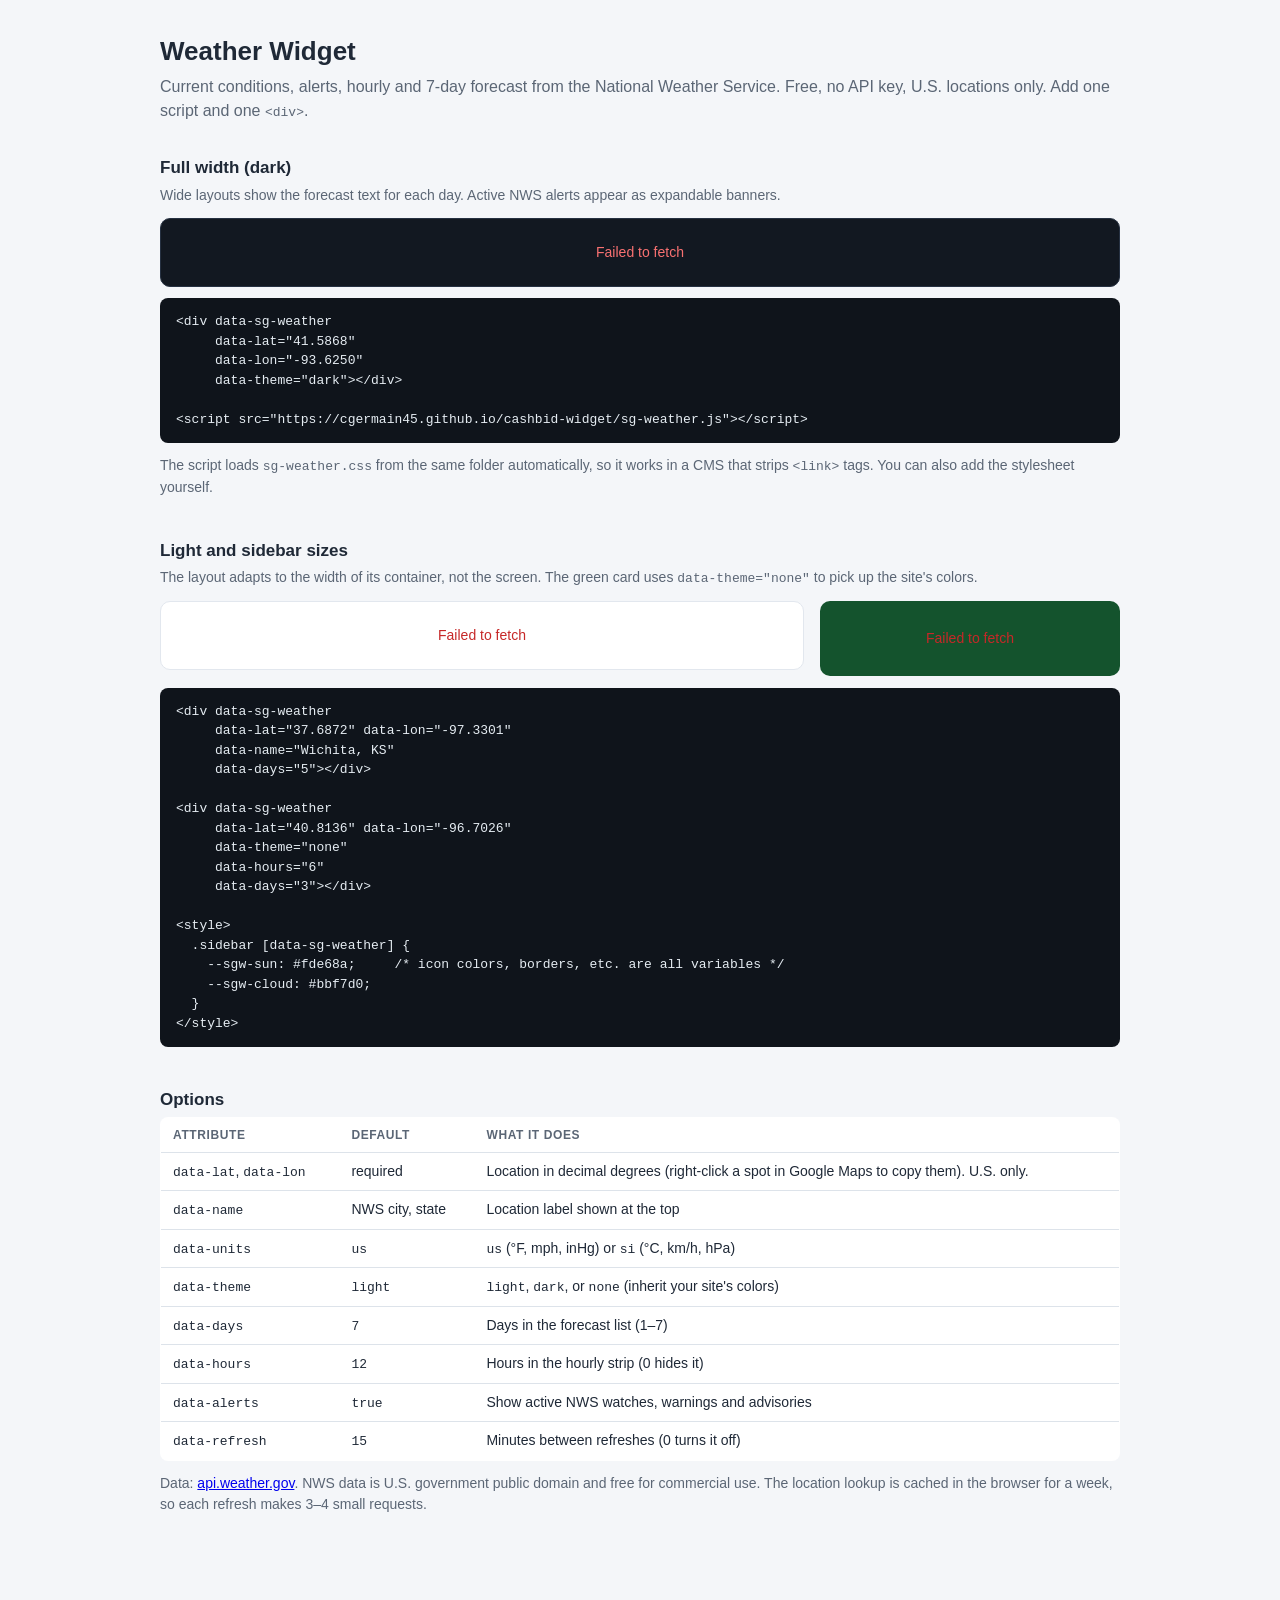
<file: weather.html>
<!DOCTYPE html>
<html lang="en">
<head>
  <meta charset="UTF-8">
  <meta name="viewport" content="width=device-width, initial-scale=1">
  <title>Weather Widget</title>

  <link rel="stylesheet" href="sg-weather.css">

  <style>
    :root {
      --page-bg: #f4f6f9;
      --page-text: #1f2937;
      --page-muted: #5b6675;
      --code-bg: #0f141b;
      --code-text: #e6edf3;
      --card-bg: #ffffff;
      --card-line: #dde3ea;
    }

    @media (prefers-color-scheme: dark) {
      :root {
        --page-bg: #0b0f14;
        --page-text: #e6edf3;
        --page-muted: #8b98a9;
        --code-bg: #121821;
        --code-text: #e6edf3;
        --card-bg: #121821;
        --card-line: #263142;
      }
    }

    body {
      margin: 0;
      background: var(--page-bg);
      color: var(--page-text);
      font-family: "Segoe UI", Roboto, Arial, sans-serif;
      line-height: 1.5;
    }

    main {
      max-width: 960px;
      margin: 0 auto;
      padding: 32px 16px 64px;
    }

    h1 {
      margin: 0 0 4px;
      font-size: 26px;
    }

    .lede {
      margin: 0 0 32px;
      color: var(--page-muted);
    }

    section {
      margin-bottom: 40px;
    }

    h2 {
      font-size: 17px;
      margin: 0 0 4px;
    }

    section > p {
      margin: 0 0 12px;
      color: var(--page-muted);
      font-size: 14px;
    }

    pre {
      margin: 12px 0 0;
      padding: 14px 16px;
      overflow-x: auto;
      background: var(--code-bg);
      color: var(--code-text);
      border-radius: 8px;
      font-size: 13px;
      line-height: 1.5;
    }

    table {
      width: 100%;
      border-collapse: collapse;
      font-size: 14px;
      background: var(--card-bg);
      border: 1px solid var(--card-line);
      border-radius: 8px;
      overflow: hidden;
    }

    th, td {
      text-align: left;
      padding: 8px 12px;
      border-bottom: 1px solid var(--card-line);
      vertical-align: top;
    }

    th {
      font-size: 12px;
      text-transform: uppercase;
      letter-spacing: .05em;
      color: var(--page-muted);
    }

    code {
      font-family: ui-monospace, Menlo, Consolas, monospace;
      font-size: 13px;
    }

    .demo-grid {
      display: grid;
      grid-template-columns: minmax(0, 1fr) 300px;
      gap: 16px;
      align-items: start;
    }

    @media (max-width: 760px) {
      .demo-grid {
        grid-template-columns: 1fr;
      }
    }

    /* Example of a branded sidebar using the "none" theme */
    .demo-sidebar {
      background: #14532d;
      color: #ecfdf5;
      border-radius: 10px;
      padding: 4px;
    }

    .demo-sidebar [data-sg-weather] {
      --sgw-sun: #fde68a;
      --sgw-cloud: #bbf7d0;
      border: 0;
    }
  </style>
</head>
<body>
<main>

  <h1>Weather Widget</h1>
  <p class="lede">Current conditions, alerts, hourly and 7-day forecast from the National Weather Service. Free, no API key, U.S. locations only. Add one script and one <code>&lt;div&gt;</code>.</p>

  <section>
    <h2>Full width (dark)</h2>
    <p>Wide layouts show the forecast text for each day. Active NWS alerts appear as expandable banners.</p>
    <div data-sg-weather data-lat="41.5868" data-lon="-93.6250" data-theme="dark"></div>
<pre><code>&lt;div data-sg-weather
     data-lat="41.5868"
     data-lon="-93.6250"
     data-theme="dark"&gt;&lt;/div&gt;

&lt;script src="https://cgermain45.github.io/cashbid-widget/sg-weather.js"&gt;&lt;/script&gt;</code></pre>
    <p style="margin-top:12px">The script loads <code>sg-weather.css</code> from the same folder automatically, so it works in a CMS that strips <code>&lt;link&gt;</code> tags. You can also add the stylesheet yourself.</p>
  </section>

  <section>
    <h2>Light and sidebar sizes</h2>
    <p>The layout adapts to the width of its container, not the screen. The green card uses <code>data-theme="none"</code> to pick up the site's colors.</p>
    <div class="demo-grid">
      <div data-sg-weather data-lat="37.6872" data-lon="-97.3301" data-name="Wichita, KS" data-days="5"></div>
      <div class="demo-sidebar">
        <div data-sg-weather data-lat="40.8136" data-lon="-96.7026" data-theme="none" data-hours="6" data-days="3" data-units="us"></div>
      </div>
    </div>
<pre><code>&lt;div data-sg-weather
     data-lat="37.6872" data-lon="-97.3301"
     data-name="Wichita, KS"
     data-days="5"&gt;&lt;/div&gt;

&lt;div data-sg-weather
     data-lat="40.8136" data-lon="-96.7026"
     data-theme="none"
     data-hours="6"
     data-days="3"&gt;&lt;/div&gt;

&lt;style&gt;
  .sidebar [data-sg-weather] {
    --sgw-sun: #fde68a;     /* icon colors, borders, etc. are all variables */
    --sgw-cloud: #bbf7d0;
  }
&lt;/style&gt;</code></pre>
  </section>

  <section>
    <h2>Options</h2>
    <table>
      <thead>
        <tr><th>Attribute</th><th>Default</th><th>What it does</th></tr>
      </thead>
      <tbody>
        <tr><td><code>data-lat</code>, <code>data-lon</code></td><td>required</td><td>Location in decimal degrees (right-click a spot in Google Maps to copy them). U.S. only.</td></tr>
        <tr><td><code>data-name</code></td><td>NWS city, state</td><td>Location label shown at the top</td></tr>
        <tr><td><code>data-units</code></td><td><code>us</code></td><td><code>us</code> (°F, mph, inHg) or <code>si</code> (°C, km/h, hPa)</td></tr>
        <tr><td><code>data-theme</code></td><td><code>light</code></td><td><code>light</code>, <code>dark</code>, or <code>none</code> (inherit your site's colors)</td></tr>
        <tr><td><code>data-days</code></td><td><code>7</code></td><td>Days in the forecast list (1–7)</td></tr>
        <tr><td><code>data-hours</code></td><td><code>12</code></td><td>Hours in the hourly strip (0 hides it)</td></tr>
        <tr><td><code>data-alerts</code></td><td><code>true</code></td><td>Show active NWS watches, warnings and advisories</td></tr>
        <tr><td><code>data-refresh</code></td><td><code>15</code></td><td>Minutes between refreshes (0 turns it off)</td></tr>
      </tbody>
    </table>
    <p style="margin-top:12px">Data: <a href="https://www.weather.gov/documentation/services-web-api">api.weather.gov</a>. NWS data is U.S. government public domain and free for commercial use. The location lookup is cached in the browser for a week, so each refresh makes 3–4 small requests.</p>
  </section>

</main>

<script src="sg-weather.js"></script>
</body>
</html>
</file>
<file: sg-cashbid-widget-dev.css>
/* ============================================================
   SG CASH BID WIDGET
   ============================================================ */

.sg-cashbid {
  font-family: "Segoe UI", Roboto, Arial, sans-serif;
  max-width: 860px;
  margin: 40px auto;
  text-align: center;
}

/* Filter Bar */

.sg-filter-bar {
  background: #f7f9fc;
  padding: 15px;
  border-radius: 8px;
  box-shadow: 0 2px 8px rgba(0,0,0,.06);
  margin-bottom: 20px;
  display: flex;
  gap: 40px;
  align-items: flex-start;
}

.sg-filter-section {
  position: relative;
  width: 220px;
  text-align: left;
}

.sg-filter-title {
  font-weight: 700;
  color: #333;
  cursor: pointer;
  font-size: 15px;
  display: inline-flex;
  align-items: center;
  gap: 6px;
}

.sg-filter-title::after {
  content: "▼";
  font-size: 10px;
  transition: transform .2s ease;
}

.sg-filter-title.sg-open::after {
  content: "▲";
}

.sg-filter-content {
  display: none;
  position: absolute;
  top: 32px;
  left: 0;
  background: #fff;
  border: 1px solid #d0d7e2;
  border-radius: 6px;
  padding: 12px 14px;
  box-shadow: 0 4px 12px rgba(0,0,0,.12);
  z-index: 50;
  min-width: 220px;
  max-height: 260px;
  overflow-y: auto;
}

.sg-filter-content label {
  display: flex;
  align-items: center;
  gap: 6px;
  padding: 4px 0;
  cursor: pointer;
  color: #000;
  font-size: 14px;
}

/* Card */

.sg-card {
  background: #fff;
  border-radius: 10px;
  box-shadow: 0 4px 12px rgba(0,0,0,.08);
  padding: 20px;
  margin-bottom: 30px;
  text-align: left;
}

.sg-location {
  font-size: 22px;
  font-weight: 700;
  color: #333;
  text-align: center;
  margin-bottom: 12px;
}

/* Table */

.sg-cashbid table {
  width: 100%;
  border-collapse: collapse;
  font-size: 15px;
}

.sg-cashbid thead {
  background: #333333;
  color: #333333;
}

.sg-cashbid th {
  padding: 10px;
  text-transform: uppercase;
  font-size: 13px;
  letter-spacing: .04em;
  text-align: left;
}

.sg-cashbid td {
  padding: 10px;
  border-bottom: 1px solid #e6e6e6;
}

.sg-cashbid tr:nth-child(odd) {
  background: #f9f9f9;
}

.sg-cashbid tr:hover {
  background: #f2f6ff;
}

.sg-up {
  color: #0a8a0a;
  font-weight: 600;
}

.sg-down {
  color: #c62828;
  font-weight: 600;
}

.sg-delivery {
  color: #6b7280;
  font-size: 13px;
}

.sg-col-item {
  display: flex;
  align-items: center;
  padding: 4px 0;
  cursor: grab;
}

/* Drag Columns functionality */
.sg-col-item {
  padding: 4px 0;
  cursor: grab;
}

.sg-col-item.sg-dragging {
  opacity: 0.5;
}

.sg-col-handle {
  margin-right: 6px;
  font-size: 12px;
  opacity: 0.7;
}

.sg-col-item.sg-dragging {
  opacity: 0.5;
}


/* Mobile */

@media (max-width: 600px) {

  .sg-filter-bar {
    flex-direction: column;
    gap: 20px;
  }

  .sg-filter-section {
    width: 100%;
  }

  .sg-filter-title {
    font-size: 18px;
    padding: 10px 0;
  }

  .sg-filter-content {
    position: relative;
    top: 0;
    min-width: 100%;
    margin-top: 8px;
    box-shadow: none;
  }

  .sg-filter-content label {
    padding: 10px 0;
    font-size: 16px;
  }

  .sg-filter-content input[type="checkbox"] {
    transform: scale(1.4);
  }

  .sg-cashbid table {
    font-size: 14px;
  }

  .sg-cashbid th,
  .sg-cashbid td {
    padding: 8px;
  }

  .sg-location {
    font-size: 20px;
  }
}

/* ============================================================
   SORTABLE HEADERS
   ============================================================ */

.sg-cashbid th.sg-sortable {
  cursor: pointer;
  user-select: none;
  white-space: nowrap;
}

.sg-cashbid th.sg-sortable:hover,
.sg-cashbid th.sg-sortable:focus-visible {
  background: #e8eef9;
  outline: none;
}

.sg-sort-ind {
  font-size: 10px;
  margin-left: 4px;
}

.sg-sort-ind sup {
  font-size: 9px;
  margin-left: 1px;
}

.sg-sort-none {
  opacity: 0.35;
}

/* Sort panel — last dropdown opens leftward so it stays on screen */

@media (min-width: 601px) {
  .sg-filter-section:last-child .sg-filter-content {
    left: auto;
    right: 0;
  }
}

.sg-sort-level {
  display: flex;
  align-items: center;
  gap: 6px;
  padding: 4px 0;
  font-size: 14px;
  color: #000;
}

.sg-sort-rank {
  width: 18px;
  color: #6b7280;
}

.sg-sort-name {
  flex: 1;
}

.sg-sort-dir,
.sg-sort-remove {
  border: 1px solid #d0d7e2;
  background: #fff;
  border-radius: 4px;
  padding: 2px 6px;
  font-size: 12px;
  cursor: pointer;
}

.sg-sort-remove {
  color: #c62828;
}

.sg-sort-empty,
.sg-sort-hint {
  font-size: 12px;
  color: #6b7280;
  padding: 4px 0;
}

/* ============================================================
   UP / DOWN COLORS
   ============================================================ */

.sg-flat {
  color: #6b7280;
}

.sg-change-arrow {
  font-size: 10px;
  margin-right: 2px;
}

/* Keep the arrow and value together */
.sg-cashbid td.sg-col-change {
  white-space: nowrap;
}

/* ============================================================
   LAST UPDATED
   ============================================================ */

.sg-last-updated {
  font-size: 13px;
  color: #6b7280;
  text-align: right;
  margin: -8px 4px 12px;
}

.sg-updated-ago {
  margin-left: 4px;
}

.sg-updated-failed {
  color: #c62828;
  margin-left: 4px;
}

@media (max-width: 600px) {
  .sg-last-updated {
    text-align: center;
    margin: 0 0 12px;
  }
}

/* ============================================================
   SETTINGS (COG) MENU
   ============================================================ */

.sg-filter-section.sg-settings-section {
  width: auto;
  margin-left: auto;
}

.sg-settings-btn {
  display: inline-flex;
  align-items: center;
  justify-content: center;
  width: 34px;
  height: 34px;
  margin-top: -7px;
  padding: 0;
  border: 1px solid transparent;
  border-radius: 6px;
  background: transparent;
  color: #333;
  cursor: pointer;
  transition: background .15s ease, transform .3s ease;
}

.sg-settings-btn:hover,
.sg-settings-btn:focus-visible {
  background: #e8eef9;
  outline: none;
}

.sg-settings-btn.sg-open {
  background: #e8eef9;
  border-color: #d0d7e2;
}

.sg-settings-btn.sg-open svg {
  transform: rotate(60deg);
}

.sg-settings-btn svg {
  transition: transform .3s ease;
}

.sg-filter-content.sg-settings-panel {
  top: 36px;
  width: 280px;
  max-height: 70vh;
  padding: 6px 14px;
}

.sg-setting {
  border-bottom: 1px solid #e6e6e6;
}

.sg-setting:last-child {
  border-bottom: none;
}

.sg-setting summary {
  list-style: none;
  cursor: pointer;
  font-weight: 700;
  font-size: 14px;
  color: #333;
  padding: 10px 0;
  display: flex;
  justify-content: space-between;
  align-items: center;
}

.sg-setting summary::-webkit-details-marker {
  display: none;
}

.sg-setting summary::after {
  content: "▼";
  font-size: 10px;
}

.sg-setting[open] summary::after {
  content: "▲";
}

.sg-setting-body {
  padding: 0 0 10px;
}

@media (max-width: 600px) {
  .sg-filter-section.sg-settings-section {
    width: 100%;
    margin-left: 0;
  }

  .sg-settings-btn {
    margin-top: 0;
  }

  .sg-filter-content.sg-settings-panel {
    top: 0;
    width: auto;
    max-height: none;
  }
}

@media (max-width: 600px) {
  .sg-cashbid th.sg-sortable {
    white-space: normal;
  }

  .sg-card {
    overflow-x: auto;
  }
}

/* ============================================================
   PRICE CHANGE FLASH (after a refresh)
   ============================================================ */

@keyframes sg-flash-up {
  from { background-color: rgba(10, 138, 10, .28); }
  to   { background-color: transparent; }
}

@keyframes sg-flash-down {
  from { background-color: rgba(198, 40, 40, .28); }
  to   { background-color: transparent; }
}

.sg-cashbid tr.sg-flash-up td {
  animation: sg-flash-up 2.5s ease-out;
}

.sg-cashbid tr.sg-flash-down td {
  animation: sg-flash-down 2.5s ease-out;
}

@media (prefers-reduced-motion: reduce) {
  .sg-cashbid tr.sg-flash-up td,
  .sg-cashbid tr.sg-flash-down td {
    animation-duration: .01s;
  }
}

/* ============================================================
   TILE VIEW
   ============================================================ */

.sg-view-tiles .sg-table-only,
.sg-view-table .sg-tiles-only {
  display: none;
}

.sg-cashbid.sg-view-tiles {
  max-width: 960px;
}

.sg-tiles {
  --sg-tile-min: 200px;
  --sg-tile-price: 34px;
  display: grid;
  grid-template-columns: repeat(auto-fill, minmax(var(--sg-tile-min), 1fr));
  gap: 14px;
  text-align: left;
}

.sg-tiles-s { --sg-tile-min: 150px; --sg-tile-price: 26px; }
.sg-tiles-l { --sg-tile-min: 260px; --sg-tile-price: 46px; }

.sg-tile {
  display: flex;
  flex-direction: column;
  gap: 4px;
  padding: 14px 16px;
  background: #fff;
  border: 1px solid #e3e8ef;
  border-radius: 10px;
  box-shadow: 0 4px 12px rgba(0,0,0,.06);
  font-variant-numeric: tabular-nums;
  min-width: 0;
}

.sg-tile-head {
  display: flex;
  flex-direction: column;
}

.sg-tile-com {
  font-size: 16px;
  font-weight: 700;
  color: #222;
  text-transform: uppercase;
  letter-spacing: .03em;
}

.sg-tile-loc,
.sg-tile-del {
  font-size: 13px;
  color: #6b7280;
}

.sg-tile-com,
.sg-tile-loc {
  overflow: hidden;
  text-overflow: ellipsis;
  white-space: nowrap;
}

.sg-tile-price {
  margin-top: 6px;
  font-size: var(--sg-tile-price);
  font-weight: 700;
  line-height: 1.1;
  color: #111;
}

.sg-tile-change {
  font-size: 14px;
  font-weight: 600;
  white-space: nowrap;
}

.sg-tile-foot {
  display: flex;
  flex-wrap: wrap;
  gap: 4px 12px;
  margin-top: 8px;
  padding-top: 8px;
  border-top: 1px solid #edf0f4;
  font-size: 12px;
  color: #6b7280;
}

.sg-tiles-s .sg-tile { padding: 10px 12px; }
.sg-tiles-s .sg-tile-com { font-size: 14px; }
.sg-tiles-l .sg-tile-com { font-size: 19px; }
.sg-tiles-l .sg-tile-change { font-size: 17px; }

.sg-tile.sg-flash-up { animation: sg-flash-up 2.5s ease-out; }
.sg-tile.sg-flash-down { animation: sg-flash-down 2.5s ease-out; }

@media (prefers-reduced-motion: reduce) {
  .sg-tile.sg-flash-up,
  .sg-tile.sg-flash-down {
    animation-duration: .01s;
  }
}

@media (max-width: 600px) {
  .sg-tiles { --sg-tile-min: 140px; gap: 10px; }
  .sg-tiles-l { --sg-tile-min: 100%; }
}

/* Tile picker (settings menu) */

.sg-tile-hint {
  margin: 0 0 6px;
  font-size: 12px;
  line-height: 1.4;
  color: #6b7280;
}

.sg-tile-hint strong {
  color: #333;
}

.sg-tile-missing {
  display: flex;
  align-items: center;
  flex-wrap: wrap;
  gap: 4px 8px;
}

.sg-filter-content label.sg-tile-notes-toggle {
  margin-top: 8px;
  font-size: 13px;
}

.sg-tile-add {
  display: flex;
  flex-direction: column;
  gap: 6px;
  margin-top: 10px;
  padding-top: 10px;
  border-top: 1px solid #e6e6e6;
}

.sg-tile-add-title,
.sg-tile-sizes > span {
  font-size: 12px;
  font-weight: 700;
  color: #6b7280;
  text-transform: uppercase;
  letter-spacing: .04em;
}

.sg-tile-add select {
  font: inherit;
  font-size: 13px;
  padding: 5px 6px;
  border: 1px solid #d0d7e2;
  border-radius: 4px;
  background: #fff;
  color: #000;
}

.sg-tile-sizes {
  display: flex;
  flex-wrap: wrap;
  align-items: center;
  gap: 2px 10px;
  margin-top: 10px;
}

.sg-filter-content .sg-tile-sizes label {
  padding: 2px 0;
}

.sg-tile-actions {
  display: flex;
  flex-wrap: wrap;
  gap: 6px;
  margin-top: 10px;
}

/* Tile editing: "Edit tiles" toggle, × in the corner, drag to rearrange */

.sg-filter-section.sg-edit-section {
  width: auto;
  margin-left: auto;
}

.sg-view-tiles .sg-filter-section.sg-edit-section + .sg-settings-section {
  margin-left: 0;
}

.sg-edit-tiles {
  font: inherit;
  font-size: 13px;
  font-weight: 600;
  margin-top: -4px;
  padding: 5px 12px;
  border: 1px solid #d0d7e2;
  border-radius: 6px;
  background: #fff;
  color: #333;
  cursor: pointer;
}

.sg-edit-tiles.sg-active {
  background: #2563eb;
  border-color: #2563eb;
  color: #fff;
}

.sg-tile {
  position: relative;
}

.sg-tile-x {
  display: none;
  position: absolute;
  top: 6px;
  right: 6px;
  width: 24px;
  height: 24px;
  padding: 0;
  border: 1px solid #e3b4b4;
  border-radius: 50%;
  background: #fff;
  color: #c62828;
  font-size: 15px;
  line-height: 1;
  cursor: pointer;
}

.sg-tile-x:hover,
.sg-tile-x:focus-visible {
  background: #c62828;
  border-color: #c62828;
  color: #fff;
  outline: none;
}

.sg-tiles-editing .sg-tile-x {
  display: block;
}

.sg-tiles-editing .sg-tile {
  cursor: grab;
  touch-action: none;
  user-select: none;
  outline: 1px dashed #b6c2d4;
  outline-offset: 2px;
}

.sg-tile.sg-tile-dragging {
  cursor: grabbing;
  opacity: .85;
  outline: 2px solid #2563eb;
  box-shadow: 0 10px 24px rgba(0,0,0,.18);
  transform: scale(1.03);
  z-index: 2;
}

.sg-tile-drag-active,
.sg-tile-drag-active * {
  cursor: grabbing !important;
}

/* Multi-add checklist */

.sg-tile-choices {
  max-height: 240px;
  overflow-y: auto;
  border: 1px solid #e6e6e6;
  border-radius: 6px;
  padding: 4px 8px;
}

.sg-tile-choice-title {
  font-size: 12px;
  font-weight: 700;
  color: #333;
  padding: 6px 0 2px;
}

.sg-filter-content label.sg-tile-choice {
  padding: 2px 0 2px 4px;
  font-size: 13px;
}

.sg-tile-choice-added {
  color: #6b7280;
}

.sg-filter-content .sg-tile-choice-added {
  color: #6b7280;
  cursor: default;
}

@media (max-width: 600px) {
  .sg-filter-section.sg-edit-section {
    width: 100%;
    margin-left: 0;
  }
}

/* Bid notes on a tile */
.sg-tile-notes {
  margin-top: 6px;
  font-size: 12px;
  line-height: 1.35;
  font-style: italic;
  color: #4b5563;
  overflow-wrap: anywhere;
  display: -webkit-box;
  -webkit-line-clamp: 3;
  -webkit-box-orient: vertical;
  overflow: hidden;
}

.sg-cashbid td.sg-col-notes {
  font-size: 13px;
  color: #4b5563;
  min-width: 110px;
}

/* With every column on, scroll sideways inside the card instead of
   spilling past it */
.sg-card {
  overflow-x: auto;
}

/* Keep long names clear of the × */
.sg-tiles-editing .sg-tile-head {
  padding-right: 26px;
}
</file>
<file: sg-announce.css>
/* ============================================================
   ANNOUNCEMENTS — rotating slides
   Override --sga-* variables to match your site. Standalone embeds
   are 300px tall by default: set --sga-height (or a height) to change.
   ============================================================ */

.sga {
  --sga-bg: #ffffff;
  --sga-bg-2: #f5f7fa;
  --sga-text: #111827;
  --sga-muted: #5b6675;
  --sga-line: #e2e7ee;
  --sga-accent: #2563eb;
  --sga-accent-ink: #ffffff;
  --sga-radius: 10px;
  --sga-title-font: inherit;

  position: relative;
  container-type: inline-size;
  display: flex;
  flex-direction: column;
  height: var(--sga-height, 300px);
  overflow: hidden;
  background: var(--sga-bg);
  color: var(--sga-text);
  font-family: "Segoe UI", Roboto, Arial, sans-serif;
  border: 1px solid var(--sga-line);
  border-radius: var(--sga-radius);
  box-sizing: border-box;
}

.sga *,
.sga *::before,
.sga *::after {
  box-sizing: border-box;
}

.sga-theme-dark {
  --sga-bg: #121821;
  --sga-bg-2: #171f2a;
  --sga-text: #e6edf3;
  --sga-muted: #8b98a9;
  --sga-line: #263142;
  --sga-accent: #f5b301;
  --sga-accent-ink: #1a1300;
}

.sga-theme-none {
  --sga-bg: transparent;
  --sga-bg-2: rgba(127, 127, 127, .08);
  --sga-text: inherit;
  --sga-muted: currentColor;
  --sga-line: rgba(127, 127, 127, .25);
}

/* ---------- slides ---------- */

.sga-track {
  position: relative;
  flex: 1;
  min-height: 0;
}

.sga-slide {
  position: absolute;
  inset: 0;
  display: flex;
  background: var(--sga-slide-bg, transparent);
  color: var(--sga-slide-ink, inherit);
  animation: sga-fade .6s ease;
}

.sga-slide[hidden] {
  display: none;
}

@keyframes sga-fade {
  from { opacity: 0; }
  to   { opacity: 1; }
}

@media (prefers-reduced-motion: reduce) {
  .sga-slide { animation: none; }
}

.sga-text {
  display: flex;
  flex-direction: column;
  justify-content: center;
  gap: .4em;
  padding: clamp(14px, 4cqw, 40px);
  min-width: 0;
}

.sga-title {
  margin: 0;
  font-family: var(--sga-title-font);
  font-size: clamp(18px, 5.2cqw, 56px);
  font-weight: 800;
  line-height: 1.1;
  letter-spacing: -.01em;
  overflow-wrap: anywhere;
}

.sga-body {
  margin: 0;
  font-size: clamp(13px, 2.4cqw, 24px);
  line-height: 1.4;
  white-space: pre-line;
  overflow-wrap: anywhere;
  opacity: .9;
}

/* Text only: centered */
.sga-mode-text {
  align-items: center;
  justify-content: center;
  text-align: center;
}

.sga-mode-text .sga-text {
  max-width: 900px;
  align-items: center;
}

/* Image beside the text (stacks in narrow panels) */
.sga-mode-side {
  flex-direction: column;
}

.sga-mode-side .sga-media {
  flex: 0 0 45%;
  min-height: 0;
}

.sga-mode-side .sga-media img {
  width: 100%;
  height: 100%;
  object-fit: cover;
  display: block;
}

.sga-mode-side .sga-text {
  flex: 1;
}

@container (min-width: 460px) {
  .sga-mode-side {
    flex-direction: row;
  }

  .sga-mode-side .sga-media {
    flex-basis: 42%;
  }
}

.sga-mode-side.sga-image-only .sga-media {
  flex-basis: 100%;
}

/* Image fills the panel; text sits on a shaded band at the bottom */
.sga-mode-fill .sga-media {
  position: absolute;
  inset: 0;
}

.sga-mode-fill .sga-media img {
  width: 100%;
  height: 100%;
  object-fit: cover;
  display: block;
}

/* An ad graphic with no text is shown whole, never cropped */
.sga-mode-fill.sga-image-only .sga-media img {
  object-fit: contain;
}

.sga-mode-fill .sga-text {
  position: relative;
  margin-top: auto;
  width: 100%;
  color: #fff;
  background: linear-gradient(to top, rgba(0, 0, 0, .78), rgba(0, 0, 0, .35) 70%, transparent);
  padding-top: clamp(28px, 8cqw, 70px);
}

/* ---------- dots ---------- */

.sga-dots {
  position: absolute;
  left: 0;
  right: 0;
  bottom: 8px;
  display: flex;
  justify-content: center;
  gap: 6px;
  pointer-events: none;
}

.sga-dot {
  pointer-events: auto;
  width: 9px;
  height: 9px;
  padding: 0;
  border: 1px solid var(--sga-muted);
  border-radius: 50%;
  background: transparent;
  opacity: .7;
  cursor: pointer;
}

.sga-dot-on {
  background: var(--sga-accent);
  border-color: var(--sga-accent);
  opacity: 1;
}

.sga-dot:focus-visible {
  outline: 2px solid var(--sga-accent);
  outline-offset: 2px;
}

/* ---------- empty / error ---------- */

.sga-empty {
  margin: auto;
  padding: 20px;
  text-align: center;
  color: var(--sga-muted);
  font-size: 14px;
}

.sga-error {
  color: #c62828;
}

.sga-theme-dark .sga-error {
  color: #f87171;
}

/* ---------- editor ---------- */

.sga-editor {
  flex: 1;
  min-height: 0;
  overflow-y: auto;
  display: flex;
  flex-direction: column;
  gap: 12px;
  padding: 14px 16px;
  font-size: 13px;
}

.sga-editor label {
  display: flex;
  flex-direction: column;
  gap: 4px;
  color: var(--sga-muted);
  font-size: 12px;
}

.sga-editor input[type="text"],
.sga-editor input[type="url"],
.sga-editor textarea,
.sga-editor select {
  font: inherit;
  font-size: 14px;
  color: var(--sga-text);
  background: var(--sga-bg-2);
  border: 1px solid var(--sga-line);
  border-radius: 6px;
  padding: 7px 9px;
}

.sga-editor textarea {
  resize: vertical;
  min-height: 60px;
}

.sga-editor :is(input, textarea, select):focus-visible {
  outline: none;
  border-color: var(--sga-accent);
}

.sga-ed-head {
  font-size: 14px;
}

.sga-ed-source {
  display: flex;
  flex-wrap: wrap;
  gap: 6px 16px;
}

.sga-ed-source label {
  flex-direction: row;
  align-items: center;
  gap: 6px;
  color: var(--sga-text);
  font-size: 13px;
}

.sga-ed-slides {
  display: flex;
  flex-direction: column;
  gap: 10px;
}

.sga-ed-slide {
  display: flex;
  flex-direction: column;
  gap: 8px;
  margin: 0;
  padding: 10px 12px 12px;
  border: 1px solid var(--sga-line);
  border-radius: 8px;
  min-width: 0;
}

.sga-ed-slide legend {
  display: flex;
  align-items: center;
  gap: 8px;
  width: 100%;
  padding: 0 4px;
  font-weight: 700;
  color: var(--sga-text);
}

.sga-ed-tools {
  margin-left: auto;
  display: flex;
  gap: 4px;
}

.sga-ed-opt {
  opacity: .7;
}

.sga-ed-row {
  display: grid;
  grid-template-columns: 1fr auto;
  gap: 10px;
  align-items: end;
}

.sga-ed-color span {
  display: flex;
  align-items: center;
  gap: 6px;
}

.sga-ed-color input[type="color"] {
  width: 40px;
  height: 30px;
  padding: 2px;
  border: 1px solid var(--sga-line);
  border-radius: 6px;
  background: var(--sga-bg-2);
}

.sga-ed-btn {
  font: inherit;
  font-size: 13px;
  color: var(--sga-text);
  background: var(--sga-bg-2);
  border: 1px solid var(--sga-line);
  border-radius: 6px;
  padding: 5px 10px;
  cursor: pointer;
}

.sga-ed-btn:hover:not([disabled]),
.sga-ed-btn:focus-visible {
  border-color: var(--sga-accent);
  outline: none;
}

.sga-ed-btn[disabled] {
  opacity: .4;
  cursor: default;
}

.sga-ed-tools .sga-ed-btn {
  padding: 2px 8px;
}

.sga-ed-del:hover:not([disabled]) {
  color: #c62828;
  border-color: #c62828;
}

.sga-ed-add {
  align-self: flex-start;
}

.sga-ed-save {
  background: var(--sga-accent);
  border-color: var(--sga-accent);
  color: var(--sga-accent-ink);
  font-weight: 700;
}

.sga-ed-note {
  margin: 0;
  font-size: 12px;
  color: var(--sga-muted);
  overflow-wrap: anywhere;
}

.sga-ed-note code {
  font-size: 11px;
}

.sga-ed-interval {
  max-width: 220px;
}

.sga-ed-msg {
  margin: 0;
  color: #c62828;
}

.sga-theme-dark .sga-ed-msg {
  color: #f87171;
}

.sga-ed-msg:empty {
  display: none;
}

.sga-ed-actions {
  display: flex;
  justify-content: flex-end;
  gap: 8px;
  position: sticky;
  bottom: -14px;
  padding: 10px 0 4px;
  background: var(--sga-bg);
}
</file>
<file: sg-ticker.css>
/* ============================================================
   CASH BID TICKER
   Override any --sgt-* variable on the ticker element (or a parent)
   to match your site, e.g.
     .my-header [data-sg-ticker] { --sgt-accent: #0066cc; }
   ============================================================ */

.sgt {
  --sgt-bg: #0f141b;
  --sgt-text: #e6edf3;
  --sgt-muted: #8b98a9;
  --sgt-line: #263142;
  --sgt-accent: #f5b301;
  --sgt-label-bg: #f5b301;
  --sgt-label-text: #1a1300;
  --sgt-up: #22c55e;
  --sgt-down: #f05252;
  --sgt-font: ui-monospace, "SF Mono", "Cascadia Mono", Menlo, Consolas, monospace;
  --sgt-size: 13px;
  --sgt-height: 34px;

  position: relative;
  display: flex;
  align-items: stretch;
  height: var(--sgt-height);
  overflow: hidden;
  background: var(--sgt-bg);
  color: var(--sgt-text);
  font-family: var(--sgt-font);
  font-size: var(--sgt-size);
  font-variant-numeric: tabular-nums;
  line-height: 1;
  white-space: nowrap;
  box-sizing: border-box;
}

.sgt *,
.sgt *::before,
.sgt *::after {
  box-sizing: border-box;
}

.sgt-theme-light {
  --sgt-bg: #ffffff;
  --sgt-text: #111827;
  --sgt-muted: #5b6675;
  --sgt-line: #dde3ea;
  --sgt-accent: #8a5a00;
  --sgt-label-bg: #1f2937;
  --sgt-label-text: #ffffff;
  --sgt-up: #0a7a0a;
  --sgt-down: #c62828;
  border-top: 1px solid var(--sgt-line);
  border-bottom: 1px solid var(--sgt-line);
}

/* "none" inherits the host page's colors */
.sgt-theme-none {
  --sgt-bg: transparent;
  --sgt-text: inherit;
  --sgt-muted: currentColor;
  --sgt-line: currentColor;
  --sgt-accent: inherit;
  --sgt-label-bg: currentColor;
  --sgt-label-text: inherit;
}

.sgt-theme-none .sgt-loc,
.sgt-theme-none .sgt-muted {
  opacity: .7;
}

.sgt-label {
  flex: none;
  display: flex;
  align-items: center;
  padding: 0 14px;
  font-family: "Segoe UI", Roboto, Arial, sans-serif;
  font-size: 12px;
  font-weight: 700;
  letter-spacing: .08em;
  text-transform: uppercase;
  background: var(--sgt-label-bg);
  color: var(--sgt-label-text);
  position: relative;
  z-index: 1;
}

.sgt-theme-none .sgt-label {
  background: transparent;
  border-right: 1px solid;
}

.sgt-viewport {
  flex: 1;
  min-width: 0;
  overflow: hidden;
  display: flex;
  align-items: center;
  /* Soft fade at both edges */
  -webkit-mask-image: linear-gradient(90deg, transparent 0, #000 24px, #000 calc(100% - 24px), transparent 100%);
          mask-image: linear-gradient(90deg, transparent 0, #000 24px, #000 calc(100% - 24px), transparent 100%);
}

.sgt-track {
  display: flex;
  width: max-content;
}

.sgt-track.sgt-moving {
  animation: sgt-scroll var(--sgt-duration, 60s) linear infinite;
}

.sgt:hover .sgt-track,
.sgt.sgt-focus .sgt-track,
.sgt.sgt-paused .sgt-track {
  animation-play-state: paused;
}

@keyframes sgt-scroll {
  from { transform: translateX(0); }
  to   { transform: translateX(-50%); }
}

.sgt-run {
  display: flex;
}

.sgt-item {
  display: inline-flex;
  align-items: center;
  gap: 8px;
  padding: 0 18px;
  height: var(--sgt-height);
  border-right: 1px solid var(--sgt-line);
  color: inherit;
  text-decoration: none;
}

a.sgt-item:hover .sgt-sym,
a.sgt-item:focus-visible .sgt-sym {
  text-decoration: underline;
}

a.sgt-item:focus-visible {
  outline: 2px solid var(--sgt-accent);
  outline-offset: -2px;
}

.sgt-loc {
  color: var(--sgt-muted);
}

.sgt-sym {
  font-weight: 700;
}

.sgt-px {
  color: var(--sgt-accent);
  font-weight: 700;
}

.sgt-up { color: var(--sgt-up); }
.sgt-down { color: var(--sgt-down); }
.sgt-flat,
.sgt-muted { color: var(--sgt-muted); }

/* Screen-reader-only direction word */
.sgt-sr {
  position: absolute;
  width: 1px;
  height: 1px;
  overflow: hidden;
  clip: rect(0 0 0 0);
  white-space: nowrap;
}

/* Price changed since the last refresh */
@keyframes sgt-flash-up {
  from { background-color: rgba(34, 197, 94, .3); }
  to   { background-color: transparent; }
}

@keyframes sgt-flash-down {
  from { background-color: rgba(240, 82, 82, .3); }
  to   { background-color: transparent; }
}

.sgt-flash-up { animation: sgt-flash-up 3s ease-out; }
.sgt-flash-down { animation: sgt-flash-down 3s ease-out; }

/* Pause / play */
.sgt-toggle {
  flex: none;
  width: var(--sgt-height);
  display: flex;
  align-items: center;
  justify-content: center;
  padding: 0;
  border: 0;
  border-left: 1px solid var(--sgt-line);
  background: var(--sgt-bg);
  color: var(--sgt-muted);
  cursor: pointer;
}

.sgt-toggle:hover,
.sgt-toggle:focus-visible {
  color: var(--sgt-text);
  outline: none;
}

.sgt-toggle:focus-visible {
  box-shadow: inset 0 0 0 2px var(--sgt-accent);
}

.sgt-icon-pause,
.sgt-icon-play {
  display: block;
  width: 10px;
  height: 10px;
}

.sgt-icon-pause {
  border-left: 3px solid currentColor;
  border-right: 3px solid currentColor;
}

.sgt-icon-play {
  width: 0;
  height: 0;
  border-left: 9px solid currentColor;
  border-top: 5px solid transparent;
  border-bottom: 5px solid transparent;
  margin-left: 3px;
}

/* Reduced motion: no auto-scroll, let people swipe/scroll instead */
@media (prefers-reduced-motion: reduce) {
  .sgt-track.sgt-moving {
    animation: none;
  }

  .sgt-viewport {
    overflow-x: auto;
    -webkit-mask-image: none;
            mask-image: none;
  }

  .sgt-run[aria-hidden="true"],
  .sgt-toggle {
    display: none;
  }

  .sgt-flash-up,
  .sgt-flash-down {
    animation: none;
  }
}

@media (max-width: 600px) {
  .sgt-label {
    padding: 0 10px;
    font-size: 11px;
  }

  .sgt-item {
    padding: 0 12px;
  }
}

/* ============================================================
   NEWS TICKER (sg-news.js) — headlines read better in the
   regular font than in the price font
   ============================================================ */

.sgt.sgn-ticker .sgt-viewport {
  font-family: "Segoe UI", Roboto, Arial, sans-serif;
}

.sgn-headline {
  font-weight: 600;
  white-space: nowrap;
}
</file>
<file: sg-weather.css>
/* ============================================================
   WEATHER WIDGET (National Weather Service)
   Override any --sgw-* variable on the widget (or a parent) to
   match your site, e.g.  .sidebar [data-sg-weather] { --sgw-accent: #0066cc; }
   Layout adapts to the widget's own width (container queries).
   ============================================================ */

.sgw {
  --sgw-bg: #ffffff;
  --sgw-bg-2: #f5f7fa;
  --sgw-text: #111827;
  --sgw-muted: #5b6675;
  --sgw-line: #e2e7ee;
  --sgw-accent: #2563eb;
  --sgw-sun: #f5b301;
  --sgw-moon: #c7d2fe;
  --sgw-cloud: #9aa6b6;
  --sgw-rain: #3b82f6;
  --sgw-snow: #93c5fd;
  --sgw-bolt: #f59e0b;
  --sgw-bar-lo: #60a5fa;
  --sgw-bar-hi: #f59e0b;
  --sgw-radius: 10px;

  container-type: inline-size;
  display: flex;
  flex-direction: column;
  background: var(--sgw-bg);
  color: var(--sgw-text);
  font-family: "Segoe UI", Roboto, Arial, sans-serif;
  font-size: 14px;
  line-height: 1.35;
  border: 1px solid var(--sgw-line);
  border-radius: var(--sgw-radius);
  overflow: hidden;
  box-sizing: border-box;
}

.sgw *,
.sgw *::before,
.sgw *::after {
  box-sizing: border-box;
}

.sgw-theme-dark {
  --sgw-bg: #121821;
  --sgw-bg-2: #171f2a;
  --sgw-text: #e6edf3;
  --sgw-muted: #8b98a9;
  --sgw-line: #263142;
  --sgw-accent: #60a5fa;
  --sgw-cloud: #8b98a9;
}

.sgw-theme-none {
  --sgw-bg: transparent;
  --sgw-bg-2: rgba(127, 127, 127, .08);
  --sgw-text: inherit;
  --sgw-muted: currentColor;
  --sgw-line: rgba(127, 127, 127, .25);
  --sgw-accent: currentColor;
}

.sgw-theme-none .sgw-updated,
.sgw-theme-none .sgw-credit,
.sgw-theme-none dt,
.sgw-theme-none .sgw-hour-time {
  opacity: .7;
}

.sgw-status {
  padding: 24px 16px;
  color: var(--sgw-muted);
  text-align: center;
}

.sgw-error {
  color: #c62828;
}

.sgw-theme-dark .sgw-error {
  color: #f87171;
}

/* ---------- header ---------- */

.sgw-head {
  display: flex;
  align-items: baseline;
  justify-content: space-between;
  gap: 12px;
  padding: 12px 16px 0;
}

.sgw-place {
  font-weight: 700;
  font-size: 15px;
  min-width: 0;
  overflow: hidden;
  text-overflow: ellipsis;
  white-space: nowrap;
}

.sgw-updated {
  flex: none;
  font-size: 12px;
  color: var(--sgw-muted);
}

.sgw-stale {
  color: #c62828;
}

/* ---------- alerts ---------- */

.sgw-alerts {
  display: flex;
  flex-direction: column;
  gap: 6px;
  padding: 10px 16px 0;
}

.sgw-alert {
  --sgw-sev: #d97706;
  border: 1px solid var(--sgw-sev);
  border-left-width: 4px;
  border-radius: 6px;
  background: color-mix(in srgb, var(--sgw-sev) 10%, transparent);
  font-size: 13px;
}

.sgw-sev-extreme { --sgw-sev: #b91c1c; }
.sgw-sev-severe { --sgw-sev: #dc2626; }
.sgw-sev-moderate { --sgw-sev: #d97706; }
.sgw-sev-minor { --sgw-sev: #ca8a04; }

.sgw-alert summary {
  display: flex;
  flex-wrap: wrap;
  gap: 4px 10px;
  align-items: baseline;
  padding: 7px 10px;
  cursor: pointer;
  list-style: none;
}

.sgw-alert summary::-webkit-details-marker {
  display: none;
}

.sgw-alert-event {
  font-weight: 700;
  color: var(--sgw-sev);
}

.sgw-theme-dark .sgw-alert-event {
  color: color-mix(in srgb, var(--sgw-sev) 60%, #fff);
}

.sgw-alert-until {
  color: var(--sgw-muted);
  font-size: 12px;
}

.sgw-alert p {
  margin: 0;
  padding: 0 10px 8px;
  white-space: pre-line;
}

.sgw-alert-headline {
  font-weight: 600;
}

.sgw-alert-instruction {
  font-style: italic;
}

/* ---------- body ---------- */

.sgw-body {
  display: flex;
  flex-direction: column;
  gap: 14px;
  padding: 12px 16px 14px;
}

/* Current conditions */

.sgw-current {
  display: grid;
  grid-template-columns: 1fr;
  gap: 12px;
}

@container (min-width: 420px) {
  .sgw-current {
    grid-template-columns: auto 1fr;
    align-items: center;
    gap: 24px;
  }
}

.sgw-now {
  display: flex;
  align-items: center;
  gap: 12px;
}

.sgw-temp {
  font-size: 44px;
  font-weight: 300;
  line-height: 1;
  font-variant-numeric: tabular-nums;
}

.sgw-unit {
  font-size: 20px;
  color: var(--sgw-muted);
  vertical-align: top;
  margin-left: 2px;
}

.sgw-desc {
  margin-top: 4px;
  color: var(--sgw-muted);
}

.sgw-stats {
  display: grid;
  grid-template-columns: repeat(auto-fill, minmax(150px, 1fr));
  gap: 6px 16px;
  margin: 0;
}

.sgw-stats div {
  display: flex;
  flex-wrap: wrap;
  justify-content: space-between;
  gap: 8px;
  padding-bottom: 4px;
  border-bottom: 1px solid var(--sgw-line);
  font-size: 13px;
}

.sgw-stats dt {
  color: var(--sgw-muted);
}

.sgw-stats dd {
  margin: 0 0 0 auto;
  white-space: nowrap;
  font-weight: 600;
  text-align: right;
  font-variant-numeric: tabular-nums;
}

/* Hourly strip */

.sgw-hourly {
  display: flex;
  gap: 4px;
  overflow-x: auto;
  padding-bottom: 4px;
  scrollbar-width: thin;
}

.sgw-hour {
  flex: 1 0 52px;
  display: flex;
  flex-direction: column;
  align-items: center;
  gap: 3px;
  padding: 8px 4px;
  border-radius: 8px;
  background: var(--sgw-bg-2);
  font-variant-numeric: tabular-nums;
}

.sgw-hour-time {
  font-size: 11px;
  color: var(--sgw-muted);
  white-space: nowrap;
}

.sgw-hour-temp {
  font-weight: 600;
}

.sgw-hour-pop,
.sgw-day-pop {
  font-size: 11px;
  min-height: 1em;
  color: var(--sgw-muted);
}

.sgw-wet {
  color: var(--sgw-rain);
  font-weight: 600;
}

/* Daily list */

.sgw-days {
  list-style: none;
  margin: 0;
  padding: 0;
}

.sgw-day {
  display: grid;
  grid-template-columns: 4.2em 28px 2.6em 2.4em minmax(40px, 1fr) 2.4em;
  grid-template-areas: "name icon pop lo bar hi";
  align-items: center;
  gap: 8px;
  padding: 6px 0;
  border-top: 1px solid var(--sgw-line);
  font-variant-numeric: tabular-nums;
}

.sgw-day-name {
  grid-area: name;
  font-weight: 600;
  white-space: nowrap;
  overflow: hidden;
  text-overflow: ellipsis;
}

.sgw-day .sgw-icon { grid-area: icon; }
.sgw-day-pop { grid-area: pop; text-align: right; }
.sgw-day-lo { grid-area: lo; text-align: right; color: var(--sgw-muted); }
.sgw-day-hi { grid-area: hi; font-weight: 600; }
.sgw-day-text { display: none; }

@container (min-width: 520px) {
  .sgw-day {
    grid-template-columns: 6em 28px minmax(0, 1.4fr) 2.6em 2.4em minmax(60px, 1fr) 2.4em;
    grid-template-areas: "name icon text pop lo bar hi";
  }

  .sgw-day-text {
    display: block;
    grid-area: text;
    color: var(--sgw-muted);
    font-size: 13px;
    white-space: nowrap;
    overflow: hidden;
    text-overflow: ellipsis;
  }
}

.sgw-day-bar {
  grid-area: bar;
  position: relative;
  height: 6px;
  border-radius: 3px;
  background: var(--sgw-bg-2);
}

.sgw-day-bar span {
  position: absolute;
  top: 0;
  bottom: 0;
  border-radius: 3px;
  background: linear-gradient(90deg, var(--sgw-bar-lo), var(--sgw-bar-hi));
  min-width: 6px;
}

.sgw-credit {
  padding: 0 16px 10px;
  font-size: 11px;
  color: var(--sgw-muted);
}

.sgw-credit a {
  color: inherit;
}

/* ---------- icons ---------- */

.sgw-icon {
  flex: none;
  overflow: visible;
}

.sgw-i-sun { fill: var(--sgw-sun); }
.sgw-i-sun-ray { stroke: var(--sgw-sun); stroke-width: 1.8; stroke-linecap: round; fill: none; }
.sgw-i-moon { fill: var(--sgw-moon); }
.sgw-i-cloud { fill: var(--sgw-cloud); }
.sgw-i-rain { stroke: var(--sgw-rain); stroke-width: 1.8; stroke-linecap: round; fill: none; }
.sgw-i-snow { fill: var(--sgw-snow); }
.sgw-i-bolt { fill: var(--sgw-bolt); }
.sgw-i-fog { stroke: var(--sgw-cloud); stroke-width: 1.6; stroke-linecap: round; fill: none; }
.sgw-i-wind { stroke: var(--sgw-cloud); stroke-width: 1.8; stroke-linecap: round; fill: none; }

.sgw-theme-light .sgw-i-moon { fill: #94a3b8; }
</file>
<file: sg-futures.css>
/* ============================================================
   FUTURES QUOTES — table widget + sign-in form
   (The futures ticker uses sg-ticker.css.)
   Override any --sgf-* variable to match your site.
   ============================================================ */

.sgf {
  --sgf-bg: #ffffff;
  --sgf-bg-2: #f5f7fa;
  --sgf-head: #eef2f7;
  --sgf-text: #111827;
  --sgf-muted: #5b6675;
  --sgf-line: #e2e7ee;
  --sgf-accent: #2563eb;
  --sgf-accent-ink: #ffffff;
  --sgf-up: #0a7a0a;
  --sgf-down: #c62828;
  --sgf-mono: ui-monospace, "SF Mono", "Cascadia Mono", Menlo, Consolas, monospace;

  position: relative;
  display: flex;
  flex-direction: column;
  background: var(--sgf-bg);
  color: var(--sgf-text);
  font-family: "Segoe UI", Roboto, Arial, sans-serif;
  font-size: 14px;
  border: 1px solid var(--sgf-line);
  border-radius: 10px;
  box-sizing: border-box;
}

.sgf *,
.sgf *::before,
.sgf *::after {
  box-sizing: border-box;
}

.sgf-theme-dark {
  --sgf-bg: #121821;
  --sgf-bg-2: #171f2a;
  --sgf-head: #1b2430;
  --sgf-text: #e6edf3;
  --sgf-muted: #8b98a9;
  --sgf-line: #263142;
  --sgf-accent: #f5b301;
  --sgf-accent-ink: #1a1300;
  --sgf-up: #22c55e;
  --sgf-down: #f05252;
}

.sgf-theme-none {
  --sgf-bg: transparent;
  --sgf-bg-2: rgba(127, 127, 127, .08);
  --sgf-head: rgba(127, 127, 127, .12);
  --sgf-text: inherit;
  --sgf-muted: currentColor;
  --sgf-line: rgba(127, 127, 127, .25);
}

/* ---------- top bar ---------- */

.sgf-bar {
  display: flex;
  align-items: center;
  justify-content: flex-end;
  gap: 10px;
  padding: 6px 8px 6px 12px;
  border-bottom: 1px solid var(--sgf-line);
}

.sgf-updated {
  margin-right: auto;
  font-size: 12px;
  color: var(--sgf-muted);
}

.sgf-stale {
  color: var(--sgf-down);
}

.sgf-btn {
  font: inherit;
  font-size: 13px;
  color: var(--sgf-text);
  background: var(--sgf-bg-2);
  border: 1px solid var(--sgf-line);
  border-radius: 6px;
  padding: 6px 12px;
  cursor: pointer;
  line-height: 1.2;
}

.sgf-btn:hover,
.sgf-btn:focus-visible {
  border-color: var(--sgf-accent);
  outline: none;
}

.sgf-btn-primary {
  background: var(--sgf-accent);
  border-color: var(--sgf-accent);
  color: var(--sgf-accent-ink);
  font-weight: 700;
}

.sgf-btn[disabled] {
  opacity: .6;
  cursor: progress;
}

.sgf-icon-btn {
  display: inline-flex;
  align-items: center;
  justify-content: center;
  width: 30px;
  height: 30px;
  padding: 0;
  color: var(--sgf-muted);
}

/* ---------- add / remove symbols ---------- */

.sgf-bar {
  flex-wrap: wrap;
}

.sgf-add {
  display: flex;
  align-items: center;
  gap: 6px;
  flex-wrap: wrap;
}

.sgf-add input {
  width: 170px;
  font: inherit;
  font-size: 13px;
  text-transform: uppercase;
  color: var(--sgf-text);
  background: var(--sgf-bg-2);
  border: 1px solid var(--sgf-line);
  border-radius: 6px;
  padding: 5px 8px;
}

.sgf-add input::placeholder {
  text-transform: none;
  color: var(--sgf-muted);
}

.sgf-add input:focus-visible {
  outline: none;
  border-color: var(--sgf-accent);
}

.sgf-add .sgf-btn {
  padding: 5px 10px;
}

.sgf-add-msg {
  flex-basis: 100%;
  font-size: 12px;
  color: var(--sgf-muted);
}

.sgf-add-msg:empty {
  display: none;
}

.sgf-add-msg.sgf-add-error {
  color: var(--sgf-down);
}

.sgf .sgf-col-remove {
  width: 1%;
  padding-left: 0;
  padding-right: 6px;
  text-align: right;
}

.sgf-remove {
  width: 22px;
  height: 22px;
  padding: 0;
  font: inherit;
  font-size: 16px;
  line-height: 1;
  color: var(--sgf-muted);
  background: transparent;
  border: 1px solid transparent;
  border-radius: 4px;
  cursor: pointer;
  opacity: 0;
}

/* Show the × on row hover / keyboard focus; always on touch screens */
.sgf tr:hover .sgf-remove,
.sgf-remove:focus-visible {
  opacity: 1;
}

@media (hover: none) {
  .sgf-remove {
    opacity: 1;
  }
}

.sgf-remove:hover,
.sgf-remove:focus-visible {
  color: var(--sgf-down);
  border-color: var(--sgf-line);
  outline: none;
}

/* Drag grip to reorder rows */
.sgf .sgf-col-drag {
  width: 1%;
  padding-left: 6px;
  padding-right: 0;
  color: var(--sgf-muted);
  cursor: grab;
  touch-action: none;
  user-select: none;
}

.sgf-grip {
  display: inline-block;
  padding: 0 4px;
  font-size: 14px;
  line-height: 1;
  opacity: .45;
}

.sgf tr:hover .sgf-grip {
  opacity: 1;
}

.sgf tr.sgf-row-dragging {
  outline: 2px solid var(--sgf-accent, #2563eb);
  outline-offset: -2px;
  background: var(--sgf-head, rgba(0, 0, 0, .04));
}

.sgf-drag-active,
.sgf-drag-active * {
  cursor: grabbing !important;
  user-select: none;
}

/* Host page locked editing (quoteboard Lock) */
.sgf.sgf-locked .sgf-add,
.sgf.sgf-locked .sgf-col-drag,
.sgf.sgf-locked .sgf-col-remove {
  display: none;
}

/* ---------- settings menu ---------- */

.sgf-menu {
  position: relative;
}

.sgf-menu summary {
  list-style: none;
}

.sgf-menu summary::-webkit-details-marker {
  display: none;
}

.sgf-menu[open] summary {
  color: var(--sgf-text);
  border-color: var(--sgf-accent);
}

.sgf-menu-body {
  position: absolute;
  right: 0;
  top: 36px;
  z-index: 40;
  min-width: 220px;
  max-height: 70vh;
  overflow-y: auto;
  padding: 8px 14px 12px;
  background: var(--sgf-bg);
  border: 1px solid var(--sgf-line);
  border-radius: 8px;
  box-shadow: 0 10px 30px rgba(0, 0, 0, .25);
}

.sgf-theme-none .sgf-menu-body {
  background: #fff;
  color: #111827;
}

.sgf-menu-title {
  margin: 8px 0 4px;
  font-size: 11px;
  font-weight: 700;
  letter-spacing: .06em;
  text-transform: uppercase;
  color: var(--sgf-muted);
}

.sgf-menu-body label {
  display: flex;
  align-items: center;
  gap: 6px;
  padding: 3px 0;
  cursor: pointer;
}

.sgf-signout {
  width: 100%;
  margin-top: 10px;
}

/* ---------- table ---------- */

.sgf-table-wrap {
  flex: 1;
  min-height: 0;
  overflow: auto;
}

.sgf table {
  width: 100%;
  border-collapse: collapse;
  font-variant-numeric: tabular-nums;
}

.sgf th {
  position: sticky;
  top: 0;
  z-index: 1;
  padding: 7px 12px;
  text-align: left;
  font-size: 11px;
  font-weight: 600;
  letter-spacing: .05em;
  text-transform: uppercase;
  color: var(--sgf-muted);
  background: var(--sgf-head);
  border-bottom: 1px solid var(--sgf-line);
  white-space: nowrap;
}

.sgf td {
  padding: 7px 12px;
  border-bottom: 1px solid var(--sgf-line);
  white-space: nowrap;
}

.sgf tbody tr:nth-child(even) {
  background: var(--sgf-bg-2);
}

.sgf .sgf-num {
  text-align: right;
  font-family: var(--sgf-mono);
}

.sgf th.sgf-num {
  font-family: inherit;
}

.sgf-col-name {
  font-weight: 600;
}

.sgf-col-symbol {
  font-family: var(--sgf-mono);
  color: var(--sgf-muted);
}

.sgf-last {
  font-weight: 700;
  padding: 1px 4px;
  margin: -1px -4px;
  border-radius: 3px;
}

.sgf-up { color: var(--sgf-up); }
.sgf-down { color: var(--sgf-down); }
.sgf-flat { color: var(--sgf-muted); }

.sgf-arrow {
  font-size: 10px;
}

.sgf-missing td {
  color: var(--sgf-muted);
  font-style: italic;
}

@keyframes sgf-flash-up {
  from { background-color: rgba(34, 197, 94, .35); }
  to   { background-color: transparent; }
}

@keyframes sgf-flash-down {
  from { background-color: rgba(240, 82, 82, .35); }
  to   { background-color: transparent; }
}

.sgf-flash-up { animation: sgf-flash-up 2s ease-out; }
.sgf-flash-down { animation: sgf-flash-down 2s ease-out; }

.sgf-status {
  margin: 0;
  padding: 20px 16px;
  text-align: center;
  color: var(--sgf-muted);
}

.sgf-error {
  color: var(--sgf-down);
}

/* ---------- sign-in ---------- */

.sgf-login-wrap {
  display: flex;
  justify-content: center;
  padding: 24px 16px;
}

.sgf-login {
  display: flex;
  flex-direction: column;
  gap: 6px;
  width: 100%;
  max-width: 300px;
}

.sgf-login-title {
  margin-bottom: 6px;
  font-weight: 700;
  font-size: 15px;
}

.sgf-login label {
  font-size: 12px;
  color: var(--sgf-muted);
}

.sgf-login input[type="text"],
.sgf-login input[type="password"] {
  font: inherit;
  font-size: 14px;
  color: var(--sgf-text);
  background: var(--sgf-bg-2);
  border: 1px solid var(--sgf-line);
  border-radius: 6px;
  padding: 8px 10px;
  margin-bottom: 4px;
}

.sgf-login input:focus-visible {
  outline: none;
  border-color: var(--sgf-accent);
}

.sgf-login .sgf-remember {
  display: flex;
  align-items: center;
  gap: 6px;
  margin: 2px 0 8px;
  color: var(--sgf-text);
}

.sgf-login-error {
  padding: 6px 10px;
  border-radius: 6px;
  font-size: 13px;
  color: var(--sgf-down);
  background: color-mix(in srgb, var(--sgf-down) 12%, transparent);
}

.sgf-login-note {
  margin: 6px 0 0;
  font-size: 12px;
  color: var(--sgf-muted);
}

.sgf-sr {
  position: absolute;
  width: 1px;
  height: 1px;
  overflow: hidden;
  clip: rect(0 0 0 0);
  white-space: nowrap;
}

/* ---------- futures ticker sign-in (inside sg-ticker styling) ---------- */

.sgf-ticker .sgf-btn {
  --sgf-accent: var(--sgt-accent);
  --sgf-accent-ink: var(--sgt-label-text);
  --sgf-line: var(--sgt-line);
  padding: 4px 10px;
  font-size: 12px;
}

.sgf-ticker .sgf-btn-primary {
  background: var(--sgt-label-bg);
  border-color: var(--sgt-label-bg);
  color: var(--sgt-label-text);
}

.sgf-ticker-signin {
  gap: 12px;
}

.sgf-ticker .sgf-login-error {
  padding: 3px 8px;
  color: var(--sgt-down);
  background: transparent;
}

.sgf-ticker-form {
  padding: 0 12px;
}

.sgf-login-compact {
  flex-direction: row;
  align-items: center;
  gap: 8px;
  max-width: none;
}

.sgf-login-compact input[type="text"],
.sgf-login-compact input[type="password"] {
  width: 130px;
  margin: 0;
  padding: 4px 8px;
  font-size: 12px;
  color: var(--sgt-text);
  background: transparent;
  border: 1px solid var(--sgt-line);
  border-radius: 4px;
}

.sgf-login-compact input:focus-visible {
  border-color: var(--sgt-accent);
  outline: none;
}

.sgf-login-compact .sgf-remember {
  margin: 0;
  font-size: 11px;
  color: var(--sgt-muted);
  white-space: nowrap;
}

/* The sign-in form should never scroll away */
.sgf-ticker .sgt-track:has(.sgf-ticker-form),
.sgf-ticker .sgt-track:has(.sgf-ticker-signin) {
  animation: none;
}
</file>
<file: sg-embed.css>
/* ============================================================
   EMBED — camera streams, video, web pages, custom HTML
   Standalone embeds are 16:9 by default; set a height (or
   --sge-height) to change it.
   ============================================================ */

.sge {
  --sge-bg: #000000;
  --sge-panel: #121821;
  --sge-panel-2: #171f2a;
  --sge-text: #e6edf3;
  --sge-muted: #8b98a9;
  --sge-line: #263142;
  --sge-accent: #f5b301;
  --sge-accent-ink: #1a1300;

  position: relative;
  display: flex;
  flex-direction: column;
  height: var(--sge-height, auto);
  aspect-ratio: var(--sge-aspect, 16 / 9);
  overflow: hidden;
  background: var(--sge-bg);
  color: var(--sge-text);
  font-family: "Segoe UI", Roboto, Arial, sans-serif;
  border-radius: 10px;
  box-sizing: border-box;
}

.sge *,
.sge *::before,
.sge *::after {
  box-sizing: border-box;
}

.sge-theme-light {
  --sge-panel: #ffffff;
  --sge-panel-2: #f5f7fa;
  --sge-text: #111827;
  --sge-muted: #5b6675;
  --sge-line: #e2e7ee;
  --sge-accent: #2563eb;
  --sge-accent-ink: #ffffff;
}

/* ---------- media ---------- */

.sge-media {
  display: block;
  width: 100%;
  height: 100%;
  flex: 1;
  min-height: 0;
  background: var(--sge-bg);
}

.sge-fit-contain { object-fit: contain; }
.sge-fit-cover { object-fit: cover; }

.sge-frame {
  flex: 1;
  width: 100%;
  height: 100%;
  min-height: 0;
  border: 0;
  background: transparent;
}

.sge-status {
  position: absolute;
  left: 10px;
  bottom: 10px;
  padding: 4px 10px;
  font-size: 12px;
  color: #fff;
  background: rgba(0, 0, 0, .65);
  border-radius: 999px;
}

.sge-msg {
  margin: auto;
  max-width: 460px;
  padding: 20px;
  text-align: center;
  font-size: 14px;
  line-height: 1.45;
  color: var(--sge-muted);
}

.sge-msg.sge-error {
  color: #f87171;
}

.sge-msg code,
.sge-note code {
  font-size: 12px;
}

/* ---------- editor ---------- */

.sge-editor {
  flex: 1;
  min-height: 0;
  overflow-y: auto;
  display: flex;
  flex-direction: column;
  gap: 10px;
  padding: 14px 16px;
  background: var(--sge-panel);
  color: var(--sge-text);
  font-size: 13px;
}

.sge-ed-head {
  font-size: 14px;
}

.sge-editor label {
  display: flex;
  flex-direction: column;
  gap: 4px;
  font-size: 12px;
  color: var(--sge-muted);
}

.sge-editor input,
.sge-editor select,
.sge-editor textarea {
  font: inherit;
  font-size: 14px;
  color: var(--sge-text);
  background: var(--sge-panel-2);
  border: 1px solid var(--sge-line);
  border-radius: 6px;
  padding: 7px 9px;
}

.sge-editor textarea {
  font-family: ui-monospace, Menlo, Consolas, monospace;
  font-size: 12px;
  resize: vertical;
  min-height: 110px;
}

.sge-editor :is(input, select, textarea):focus-visible {
  outline: none;
  border-color: var(--sge-accent);
}

.sge-short {
  max-width: 300px;
}

.sge-note {
  margin: 0;
  font-size: 12px;
  color: var(--sge-muted);
  overflow-wrap: anywhere;
}

.sge-note strong {
  color: var(--sge-text);
}

.sge-warn {
  color: #f59e0b;
}

.sge-ed-msg {
  margin: 0;
  color: #f87171;
}

.sge-ed-msg:empty {
  display: none;
}

.sge-ed-actions {
  display: flex;
  justify-content: flex-end;
  gap: 8px;
  margin-top: auto;
  padding-top: 6px;
}

.sge-btn {
  font: inherit;
  font-size: 13px;
  color: var(--sge-text);
  background: var(--sge-panel-2);
  border: 1px solid var(--sge-line);
  border-radius: 6px;
  padding: 6px 12px;
  cursor: pointer;
}

.sge-btn:hover,
.sge-btn:focus-visible {
  border-color: var(--sge-accent);
  outline: none;
}

.sge-save {
  background: var(--sge-accent);
  border-color: var(--sge-accent);
  color: var(--sge-accent-ink);
  font-weight: 700;
}
</file>
<file: sg-quoteboard.css>
/* ============================================================
   SG CASH BID QUOTEBOARD
   Loads after sg-cashbid-widget-dev.css and restyles the widget
   inside each panel for a dense, quote-screen look.
   ============================================================ */

/* ============================================================
   THEMES
   data-qb-style on <html>: floor (default) | modern | harvest
   data-theme on <html>:    dark | light
   Shape/typography tokens are per style; colors per style + mode.
   Custom company colors are applied by sg-quoteboard.js as inline
   --qb-accent / --qb-bar-* overrides.
   ============================================================ */

/* ---- Trading Floor (default): slate + amber, monospace numbers ---- */
html {
  --qb-font: "Segoe UI", Roboto, Arial, sans-serif;
  --qb-title-font: var(--qb-font);
  --qb-mono: ui-monospace, "SF Mono", "Cascadia Mono", Menlo, Consolas, monospace;
  --qb-radius: 8px;
  --qb-title-case: uppercase;
  --qb-title-spacing: .06em;
}

html[data-theme="dark"] {
  --qb-bg: #0b0f14;
  --qb-panel: #121821;
  --qb-panel-2: #171f2a;
  --qb-head: #1b2430;
  --qb-line: #263142;
  --qb-text: #e6edf3;
  --qb-muted: #8b98a9;
  --qb-accent: #f5b301;
  --qb-accent-ink: #1a1300;
  --qb-up: #22c55e;
  --qb-down: #f05252;
  --qb-stripe: rgba(255, 255, 255, .025);
  --qb-shadow: 0 10px 30px rgba(0, 0, 0, .45);
  color-scheme: dark;
}

html[data-theme="light"] {
  --qb-bg: #eef1f5;
  --qb-panel: #ffffff;
  --qb-panel-2: #f7f9fc;
  --qb-head: #eef2f7;
  --qb-line: #dde3ea;
  --qb-text: #111827;
  --qb-muted: #5b6675;
  --qb-accent: #b7791f;
  --qb-accent-ink: #ffffff;
  --qb-up: #0a8a0a;
  --qb-down: #c62828;
  --qb-stripe: rgba(0, 0, 0, .025);
  --qb-shadow: 0 10px 30px rgba(15, 23, 42, .18);
  color-scheme: light;
}

/* ---- Modern: clean blue, rounded, proportional numbers ---- */
html[data-qb-style="modern"] {
  --qb-font: Inter, system-ui, -apple-system, "Segoe UI", Roboto, Arial, sans-serif;
  --qb-mono: var(--qb-font);
  --qb-radius: 14px;
  --qb-title-case: none;
  --qb-title-spacing: 0;
}

html[data-qb-style="modern"][data-theme="dark"] {
  --qb-bg: #0b1220;
  --qb-panel: #111a2e;
  --qb-panel-2: #16213a;
  --qb-head: #18243f;
  --qb-line: #24324f;
  --qb-text: #e2e8f0;
  --qb-muted: #94a3b8;
  --qb-accent: #3b82f6;
  --qb-accent-ink: #ffffff;
  --qb-up: #34d399;
  --qb-down: #f87171;
}

html[data-qb-style="modern"][data-theme="light"] {
  --qb-bg: #f1f5f9;
  --qb-panel: #ffffff;
  --qb-panel-2: #f8fafc;
  --qb-head: #f8fafc;
  --qb-line: #e2e8f0;
  --qb-text: #0f172a;
  --qb-muted: #64748b;
  --qb-accent: #2563eb;
  --qb-accent-ink: #ffffff;
  --qb-up: #059669;
  --qb-down: #dc2626;
}

/* ---- Harvest: field greens + wheat gold, serif headings ---- */
html[data-qb-style="harvest"] {
  --qb-font: "Segoe UI", Roboto, Arial, sans-serif;
  --qb-title-font: Georgia, "Iowan Old Style", "Times New Roman", serif;
  --qb-mono: ui-monospace, "SF Mono", "Cascadia Mono", Menlo, Consolas, monospace;
  --qb-radius: 6px;
  --qb-title-case: none;
  --qb-title-spacing: .01em;
}

html[data-qb-style="harvest"][data-theme="dark"] {
  --qb-bg: #0d1510;
  --qb-panel: #142019;
  --qb-panel-2: #19281f;
  --qb-head: #1c2d22;
  --qb-line: #2a3f31;
  --qb-text: #ecf2e8;
  --qb-muted: #9bab99;
  --qb-accent: #d9a930;
  --qb-accent-ink: #1d1600;
  --qb-up: #6fcf6f;
  --qb-down: #f07a5a;
}

html[data-qb-style="harvest"][data-theme="light"] {
  --qb-bg: #f3efe3;
  --qb-panel: #fffdf6;
  --qb-panel-2: #faf6ea;
  --qb-head: #ede6d2;
  --qb-line: #ddd3b8;
  --qb-text: #1f2a1c;
  --qb-muted: #66705e;
  --qb-accent: #2f6b3a;
  --qb-accent-ink: #ffffff;
  --qb-up: #2e7d32;
  --qb-down: #b23a1e;
}

/* Hover tint follows the accent, including custom colors */
html {
  --qb-hover: color-mix(in srgb, var(--qb-accent) 9%, transparent);
}

html,
body {
  margin: 0;
  background: var(--qb-bg);
  color: var(--qb-text);
}

.qb-root {
  font-family: var(--qb-font);
  min-height: 100vh;
  display: flex;
  flex-direction: column;
}

.qb-root *,
.qb-root *::before,
.qb-root *::after {
  box-sizing: border-box;
}

/* ============================================================
   TOP BAR
   ============================================================ */

.qb-topbar {
  position: sticky;
  top: 0;
  z-index: 100;
  display: flex;
  align-items: center;
  gap: 16px;
  padding: 10px 16px;
  background: var(--qb-bar-bg, var(--qb-panel));
  color: var(--qb-bar-text, var(--qb-text));
  border-bottom: 1px solid var(--qb-line);
}

.qb-brand {
  display: flex;
  align-items: center;
  gap: 10px;
  min-width: 0;
  font-family: var(--qb-title-font);
  font-weight: 700;
  font-size: 15px;
  letter-spacing: calc(var(--qb-title-spacing) + .02em);
  text-transform: var(--qb-title-case);
  white-space: nowrap;
}

.qb-brand-name {
  overflow: hidden;
  text-overflow: ellipsis;
  border-radius: 4px;
  padding: 2px 4px;
  margin: -2px -4px;
}

.qb-root:not(.qb-locked) .qb-brand-name {
  cursor: text;
}

.qb-root:not(.qb-locked) .qb-brand-name:hover {
  outline: 1px dashed var(--qb-bar-muted, var(--qb-line));
}

.qb-brand-name[contenteditable="true"] {
  outline: 1px solid var(--qb-accent) !important;
  text-overflow: clip;
  text-transform: none;
}

.qb-logo {
  width: 12px;
  height: 12px;
  border-radius: 2px;
  background: var(--qb-accent);
  box-shadow: 0 0 12px var(--qb-accent);
}

.qb-clock {
  font-family: var(--qb-mono);
  font-variant-numeric: tabular-nums;
  font-size: 13px;
  color: var(--qb-bar-muted, var(--qb-muted));
  display: flex;
  gap: 10px;
}

.qb-clock-time {
  color: var(--qb-accent);
}

.qb-actions {
  margin-left: auto;
  display: flex;
  align-items: center;
  gap: 8px;
  flex-wrap: wrap;
  justify-content: flex-end;
}

.qb-btn svg {
  vertical-align: -2px;
}

.qb-btn,
.qb-select select {
  font: inherit;
  font-size: 13px;
  color: var(--qb-text);
  background: var(--qb-panel-2);
  border: 1px solid var(--qb-line);
  border-radius: 6px;
  padding: 6px 10px;
  cursor: pointer;
  line-height: 1.2;
}

.qb-btn:hover,
.qb-btn:focus-visible,
.qb-select select:focus-visible {
  border-color: var(--qb-accent);
  outline: none;
}

.qb-btn[aria-pressed="true"] {
  border-color: var(--qb-accent);
  color: var(--qb-accent);
}

.qb-btn-primary {
  background: var(--qb-accent);
  border-color: var(--qb-accent);
  color: var(--qb-accent-ink);
  font-weight: 700;
}

.qb-btn-primary:hover,
.qb-btn-primary:focus-visible {
  filter: brightness(1.08);
}

.qb-select {
  display: flex;
  align-items: center;
  gap: 6px;
  font-size: 12px;
  color: var(--qb-muted);
  text-transform: uppercase;
  letter-spacing: .06em;
}

/* ============================================================
   TICKER (sg-ticker.css) — mapped onto the board's theme
   ============================================================ */

.qb-ticker.sgt {
  --sgt-bg: var(--qb-panel-2);
  --sgt-text: var(--qb-text);
  --sgt-muted: var(--qb-muted);
  --sgt-line: var(--qb-line);
  --sgt-accent: var(--qb-accent);
  --sgt-label-bg: var(--qb-accent);
  --sgt-label-text: var(--qb-accent-ink);
  --sgt-up: var(--qb-up);
  --sgt-down: var(--qb-down);
  --sgt-font: var(--qb-mono);
  border-bottom: 1px solid var(--qb-line);
}

.qb-ticker[hidden] {
  display: none;
}

/* Futures ticker: muted badge so the two bars are easy to tell apart */
.qb-ticker-futures.sgt {
  --sgt-label-bg: var(--qb-head);
  --sgt-label-text: var(--qb-accent);
}

/* News ticker: same muted badge, headline text in the regular font */
.qb-ticker-news.sgt {
  --sgt-label-bg: var(--qb-head);
  --sgt-label-text: var(--qb-accent);
}

/* ============================================================
   BOARD + PANELS
   ============================================================ */

.qb-board {
  --qb-gap: 12px;
  position: relative;
  flex: 1;
  padding: 12px;
}

/* Fit to screen: the page never scrolls; the board fills the window */
.qb-root.qb-fit {
  height: 100vh;
  height: 100dvh;
  min-height: 0;
  overflow: hidden;
}

.qb-root.qb-fit .qb-board {
  min-height: 0;
  overflow-y: auto; /* only used if the window is extremely short */
}

/* Panels are positioned by sg-quoteboard.js (packed 12-column grid) */
.qb-panel,
.qb-placeholder {
  position: absolute;
  transition: left .18s ease, top .18s ease, width .18s ease, height .18s ease;
}

@media (prefers-reduced-motion: reduce) {
  .qb-panel,
  .qb-placeholder {
    transition: none;
  }
}

.qb-panel {
  display: flex;
  flex-direction: column;
  min-width: 0;
  background: var(--qb-panel);
  border: 1px solid var(--qb-line);
  border-radius: var(--qb-radius);
}

/* Keep an open dropdown above neighbouring panels */
.qb-panel:has(.sg-open) {
  z-index: 30;
}

.qb-placeholder {
  border: 2px dashed var(--qb-accent);
  border-radius: var(--qb-radius);
  background: var(--qb-hover);
}

.qb-panel.qb-dragging {
  z-index: 200;
  transition: none;
  pointer-events: none;
  box-shadow: var(--qb-shadow);
  border-color: var(--qb-accent);
}

.qb-is-dragging,
.qb-is-dragging * {
  cursor: grabbing !important;
  user-select: none;
}

.qb-is-resizing,
.qb-is-resizing * {
  cursor: nwse-resize !important;
  user-select: none;
}

.qb-panel.qb-resizing {
  border-color: var(--qb-accent);
}

.qb-panel-head {
  display: flex;
  align-items: center;
  gap: 8px;
  padding: 6px 8px 6px 10px;
  background: var(--qb-head);
  border-bottom: 1px solid var(--qb-line);
  border-radius: var(--qb-radius) var(--qb-radius) 0 0;
  cursor: grab;
  touch-action: none;
  user-select: none;
}

.qb-grip {
  color: var(--qb-muted);
  font-size: 14px;
}

.qb-live {
  width: 8px;
  height: 8px;
  border-radius: 50%;
  background: var(--qb-muted);
  flex: none;
}

.qb-live-ok {
  background: var(--qb-up);
}

.qb-live-error {
  background: var(--qb-down);
}

.qb-live.qb-pulse {
  animation: qb-pulse 1.2s ease-out;
}

@keyframes qb-pulse {
  from { box-shadow: 0 0 0 0 var(--qb-up); }
  to   { box-shadow: 0 0 0 8px transparent; }
}

.qb-panel-title {
  margin: 0;
  flex: 1;
  min-width: 0;
  font-family: var(--qb-title-font);
  font-size: 13px;
  font-weight: 700;
  letter-spacing: var(--qb-title-spacing);
  text-transform: var(--qb-title-case);
  white-space: nowrap;
  overflow: hidden;
  text-overflow: ellipsis;
}

.qb-panel-title[contenteditable="true"] {
  cursor: text;
  user-select: text;
  outline: 1px solid var(--qb-accent);
  outline-offset: 2px;
  border-radius: 3px;
  text-overflow: clip;
}

.qb-panel-time {
  font-family: var(--qb-mono);
  font-variant-numeric: tabular-nums;
  font-size: 12px;
  color: var(--qb-muted);
}

.qb-icon-btn {
  width: 26px;
  height: 26px;
  display: inline-flex;
  align-items: center;
  justify-content: center;
  padding: 0;
  font-size: 15px;
  color: var(--qb-muted);
  background: transparent;
  border: 1px solid transparent;
  border-radius: 5px;
  cursor: pointer;
}

.qb-icon-btn:hover,
.qb-icon-btn:focus-visible {
  color: var(--qb-text);
  border-color: var(--qb-line);
  outline: none;
}

.qb-panel-close:hover {
  color: var(--qb-down);
}

.qb-panel-body {
  flex: 1;
  min-height: 0;
  display: flex;
  flex-direction: column;
}

.qb-widget {
  flex: 1;
  min-height: 0;
}

.qb-resize {
  position: absolute;
  right: 0;
  bottom: 0;
  width: 16px;
  height: 16px;
  cursor: nwse-resize;
  touch-action: none;
  background:
    linear-gradient(135deg, transparent 50%, var(--qb-muted) 50%, var(--qb-muted) 60%,
      transparent 60%, transparent 70%, var(--qb-muted) 70%, var(--qb-muted) 80%, transparent 80%);
  border-bottom-right-radius: 8px;
  opacity: .6;
}

.qb-resize:hover {
  opacity: 1;
}

/* Locked layout: no moving or resizing */
.qb-locked .qb-panel-head {
  cursor: default;
}

.qb-locked .qb-grip,
.qb-locked .qb-resize {
  display: none;
}

.qb-empty {
  text-align: center;
  padding: 80px 16px;
  color: var(--qb-muted);
  border: 2px dashed var(--qb-line);
  border-radius: var(--qb-radius);
}

/* ============================================================
   ADD PANEL DIALOG
   ============================================================ */

.qb-dialog {
  border: 1px solid var(--qb-line);
  border-radius: 10px;
  padding: 0;
  background: var(--qb-panel);
  color: var(--qb-text);
  box-shadow: var(--qb-shadow);
  width: min(420px, calc(100vw - 32px));
}

.qb-dialog::backdrop {
  background: rgba(0, 0, 0, .55);
}

.qb-dialog-form {
  display: flex;
  flex-direction: column;
  gap: 12px;
  padding: 20px;
}

.qb-dialog-form h2 {
  margin: 0 0 4px;
  font-size: 16px;
  letter-spacing: .06em;
  text-transform: uppercase;
}

.qb-dialog-form label {
  display: flex;
  flex-direction: column;
  gap: 4px;
  font-size: 12px;
  color: var(--qb-muted);
  text-transform: uppercase;
  letter-spacing: .06em;
}

.qb-dialog-form input,
.qb-dialog-form select {
  font: inherit;
  font-size: 14px;
  text-transform: none;
  letter-spacing: 0;
  color: var(--qb-text);
  background: var(--qb-panel-2);
  border: 1px solid var(--qb-line);
  border-radius: 6px;
  padding: 8px 10px;
}

.qb-dialog-form input:focus-visible,
.qb-dialog-form select:focus-visible {
  border-color: var(--qb-accent);
  outline: none;
}

.qb-dialog-actions {
  display: flex;
  justify-content: flex-end;
  gap: 8px;
  margin-top: 4px;
}

/* Embed dialog */

.qb-embed-dialog {
  width: min(560px, calc(100vw - 32px));
}

.qb-dialog-form label.qb-check {
  flex-direction: row;
  align-items: center;
  gap: 8px;
  font-size: 14px;
  text-transform: none;
  letter-spacing: 0;
  color: var(--qb-text);
}

.qb-embed-code {
  width: 100%;
  box-sizing: border-box;
  font-family: var(--qb-mono);
  font-size: 12px;
  line-height: 1.45;
  color: var(--qb-text);
  background: var(--qb-panel-2);
  border: 1px solid var(--qb-line);
  border-radius: 6px;
  padding: 8px 10px;
  resize: vertical;
  word-break: break-all;
}

.qb-embed-dialog code {
  font-family: var(--qb-mono);
  font-size: 12px;
}

/* Visitors on an embedded board don't need the embed button */
.qb-root.qb-embedded .qb-embed-btn {
  display: none;
}

/* Panel-type fields in the Add Panel dialog */

.qb-fields {
  display: flex;
  flex-direction: column;
  gap: 12px;
  margin: 0;
  padding: 0;
  border: 0;
  min-width: 0;
}

.qb-fields[hidden] {
  display: none;
}

.qb-row {
  display: grid;
  grid-template-columns: 1fr 1fr;
  gap: 12px;
}

.qb-geo-row {
  display: flex;
  align-items: center;
  gap: 10px;
  flex-wrap: wrap;
}

.qb-geo-status,
.qb-hint {
  font-size: 12px;
  color: var(--qb-muted);
}

.qb-hint {
  margin: 0;
}

/* ============================================================
   WEATHER PANEL (sg-weather.css) — mapped onto the board's theme
   ============================================================ */

.qb-root .sgw {
  --sgw-bg: var(--qb-panel);
  --sgw-bg-2: var(--qb-panel-2);
  --sgw-text: var(--qb-text);
  --sgw-muted: var(--qb-muted);
  --sgw-line: var(--qb-line);
  --sgw-accent: var(--qb-accent);
  height: 100%;
  overflow-y: auto;
  border: 0;
  border-radius: 0 0 var(--qb-radius) var(--qb-radius);
}

html[data-theme="light"] .qb-root .sgw .sgw-i-moon {
  fill: #94a3b8;
}

.qb-missing {
  padding: 16px;
  color: var(--qb-muted);
}

/* ============================================================
   FUTURES PANEL (sg-futures.css) — mapped onto the board's theme
   ============================================================ */

.qb-root .sgf {
  --sgf-bg: var(--qb-panel);
  --sgf-bg-2: var(--qb-stripe);
  --sgf-head: var(--qb-head);
  --sgf-text: var(--qb-text);
  --sgf-muted: var(--qb-muted);
  --sgf-line: var(--qb-line);
  --sgf-accent: var(--qb-accent);
  --sgf-accent-ink: var(--qb-accent-ink);
  --sgf-up: var(--qb-up);
  --sgf-down: var(--qb-down);
  --sgf-mono: var(--qb-mono);
  height: 100%;
  border: 0;
  border-radius: 0 0 var(--qb-radius) var(--qb-radius);
  font-size: 13px;
}

.qb-root .sgf .sgf-bar {
  background: var(--qb-panel-2);
}

.qb-root .sgf td,
.qb-root .sgf th {
  padding: 6px 10px;
}

.qb-root .sgf-login input[type="text"],
.qb-root .sgf-login input[type="password"] {
  background: var(--qb-panel-2);
}

.qb-root .sgf-menu-body {
  background: var(--qb-panel);
}

/* ============================================================
   WIDGET INSIDE A PANEL — dense quote-screen restyle
   ============================================================ */

.qb-root .sg-cashbid {
  max-width: none;
  margin: 0;
  height: 100%;
  display: flex;
  flex-direction: column;
  text-align: left;
  color: var(--qb-text);
}

.qb-root .sg-filter-bar {
  flex: none;
  margin: 0;
  padding: 6px 10px;
  gap: 18px;
  align-items: center;
  background: var(--qb-panel-2);
  border-bottom: 1px solid var(--qb-line);
  border-radius: 0;
  box-shadow: none;
}

.qb-root .sg-filter-section {
  width: auto;
}

.qb-root .sg-filter-title {
  font-size: 12px;
  font-weight: 600;
  text-transform: uppercase;
  letter-spacing: .06em;
  color: var(--qb-muted);
}

.qb-root .sg-filter-title:hover,
.qb-root .sg-filter-title.sg-open {
  color: var(--qb-text);
}

.qb-root .sg-filter-content {
  top: 26px;
  background: var(--qb-panel);
  border-color: var(--qb-line);
  box-shadow: var(--qb-shadow);
  color: var(--qb-text);
}

.qb-root .sg-filter-content.sg-settings-panel {
  top: 32px;
  max-height: min(70vh, 520px);
}

.qb-root .sg-filter-content label,
.qb-root .sg-sort-level {
  color: var(--qb-text);
}

.qb-root .sg-setting {
  border-color: var(--qb-line);
}

.qb-root .sg-setting summary {
  color: var(--qb-text);
}

.qb-root .sg-settings-btn {
  width: 28px;
  height: 28px;
  margin-top: 0;
  color: var(--qb-muted);
}

.qb-root .sg-settings-btn:hover,
.qb-root .sg-settings-btn:focus-visible,
.qb-root .sg-settings-btn.sg-open {
  background: var(--qb-head);
  border-color: var(--qb-line);
  color: var(--qb-text);
}

.qb-root .sg-sort-dir,
.qb-root .sg-sort-remove,
.qb-root .sg-reset-btn {
  font: inherit;
  font-size: 12px;
  color: var(--qb-text);
  background: var(--qb-panel-2);
  border: 1px solid var(--qb-line);
  border-radius: 4px;
  padding: 3px 8px;
  cursor: pointer;
}

.qb-root .sg-sort-remove {
  color: var(--qb-down);
}

.qb-root .sg-sort-empty,
.qb-root .sg-sort-hint,
.qb-root .sg-sort-rank {
  color: var(--qb-muted);
}

/* The panel header shows the update time instead */
.qb-root .sg-last-updated {
  display: none;
}

.qb-root .sg-location-tables {
  flex: 1;
  min-height: 0;
  overflow: auto;
  padding: 0 0 8px;
}

.qb-root .sg-card {
  background: transparent;
  border-radius: 0;
  box-shadow: none;
  padding: 0;
  margin: 0;
  overflow: visible;
}

.qb-root .sg-location {
  font-family: var(--qb-title-font);
  font-size: 12px;
  font-weight: 700;
  letter-spacing: calc(var(--qb-title-spacing) + .02em);
  text-transform: var(--qb-title-case);
  text-align: left;
  color: var(--qb-accent);
  margin: 0;
  padding: 10px 10px 6px;
}

.qb-root .sg-cashbid table {
  font-size: 13px;
  font-variant-numeric: tabular-nums;
}

.qb-root .sg-cashbid thead {
  background: transparent;
  color: var(--qb-muted);
}

.qb-root .sg-cashbid th {
  position: sticky;
  top: 0;
  z-index: 1;
  padding: 6px 10px;
  font-size: 11px;
  font-weight: 600;
  color: var(--qb-muted);
  background: var(--qb-head);
  border-bottom: 1px solid var(--qb-line);
}

.qb-root .sg-cashbid th.sg-sortable:hover,
.qb-root .sg-cashbid th.sg-sortable:focus-visible,
.qb-root .sg-cashbid th.sg-sorted {
  background: var(--qb-head);
  color: var(--qb-text);
}

.qb-root .sg-cashbid td {
  padding: 6px 10px;
  border-bottom: 1px solid var(--qb-line);
}

.qb-root .sg-cashbid tr:nth-child(odd) {
  background: transparent;
}

.qb-root .sg-cashbid tbody tr:nth-child(even) {
  background: var(--qb-stripe);
}

.qb-root .sg-cashbid tbody tr:hover {
  background: var(--qb-hover);
}

/* Numbers: monospace, right-aligned */
.qb-root .sg-col-futures,
.qb-root .sg-col-basis,
.qb-root .sg-col-cashprice,
.qb-root .sg-col-change {
  text-align: right;
  font-family: var(--qb-mono);
}

.qb-root th.sg-col-futures,
.qb-root th.sg-col-basis,
.qb-root th.sg-col-cashprice,
.qb-root th.sg-col-change {
  font-family: inherit;
}

.qb-root td.sg-col-cashprice {
  font-weight: 700;
  color: var(--qb-text);
}

.qb-root .sg-up {
  color: var(--qb-up);
}

.qb-root .sg-down {
  color: var(--qb-down);
}

.qb-root .sg-flat,
.qb-root .sg-error {
  color: var(--qb-muted);
}

.qb-root .sg-error {
  padding: 16px;
}

/* Tile view inside a panel */
.qb-root .sg-tiles {
  --sg-tile-min: 170px;
  --sg-tile-price: 30px;
  gap: 8px;
  padding: 10px;
}

.qb-root .sg-tiles-s { --sg-tile-min: 130px; --sg-tile-price: 22px; }
.qb-root .sg-tiles-l { --sg-tile-min: 230px; --sg-tile-price: 42px; }

.qb-root .sg-tile {
  background: var(--qb-panel-2);
  border-color: var(--qb-line);
  border-radius: var(--qb-radius);
  box-shadow: none;
}

.qb-root .sg-tile-com {
  font-family: var(--qb-title-font);
  letter-spacing: var(--qb-title-spacing);
  text-transform: var(--qb-title-case);
  color: var(--qb-accent);
}

.qb-root .sg-tile-loc,
.qb-root .sg-tile-del,
.qb-root .sg-tile-foot {
  color: var(--qb-muted);
}

.qb-root .sg-tile-price,
.qb-root .sg-tile-change,
.qb-root .sg-tile-foot {
  font-family: var(--qb-mono);
}

.qb-root .sg-tile-price {
  color: var(--qb-text);
}

.qb-root .sg-tile-foot {
  border-color: var(--qb-line);
}

.qb-root .sg-tile-hint,
.qb-root .sg-tile-notes,
.qb-root .sg-cashbid td.sg-col-notes,
.qb-root .sg-tile-add-title,
.qb-root .sg-tile-sizes > span {
  color: var(--qb-muted);
}

.qb-root .sg-tile-add {
  border-color: var(--qb-line);
}

.qb-root .sg-tile-hint strong {
  color: var(--qb-text);
}

.qb-root .sg-tile-add select {
  color: var(--qb-text);
  background: var(--qb-panel-2);
  border-color: var(--qb-line);
}

.qb-root .sg-tile-x {
  background: var(--qb-panel);
  border-color: var(--qb-line);
  color: var(--qb-down);
}

.qb-root .sg-tile-x:hover,
.qb-root .sg-tile-x:focus-visible {
  background: var(--qb-down);
  border-color: var(--qb-down);
  color: #fff;
}

.qb-root .sg-tiles-editing .sg-tile {
  outline-color: var(--qb-line);
}

.qb-root .sg-tile.sg-tile-dragging {
  outline-color: var(--qb-accent);
  box-shadow: var(--qb-shadow);
}

.qb-root .sg-tile-choices,
.qb-root .sg-tile-add-loc {
  border-color: var(--qb-line);
}

.qb-root .sg-tile-choice-title {
  color: var(--qb-text);
}

.qb-root .sg-tile-choice-added,
.qb-root .sg-filter-content .sg-tile-choice-added {
  color: var(--qb-muted);
}

/* ============================================================
   NARROW SCREENS — one column, panels stack
   ============================================================ */

/* Narrow screens: one column, page scrolls (set by sg-quoteboard.js) */
.qb-root.qb-stacked .qb-board {
  display: flex;
  flex-direction: column;
  gap: var(--qb-gap);
}

.qb-root.qb-stacked .qb-panel {
  position: relative;
  transition: none;
}

.qb-root.qb-stacked .qb-resize,
.qb-root.qb-stacked .qb-grip,
.qb-root.qb-stacked .qb-toggle-fit {
  display: none;
}

.qb-root.qb-stacked .qb-panel-head {
  cursor: default;
}

/* "Scaled to fit" chip */
.qb-overfull-note {
  font-size: 12px;
  color: var(--qb-accent);
  border: 1px dashed var(--qb-accent);
  border-radius: 6px;
  padding: 4px 8px;
  cursor: help;
}

.qb-overfull-note[hidden] {
  display: none;
}

@media (max-width: 900px) {
  .qb-topbar {
    flex-wrap: wrap;
  }

  .qb-actions {
    margin-left: 0;
    justify-content: flex-start;
    width: 100%;
  }
}

@media (max-width: 600px) {
  .qb-btn-label {
    display: none;
  }

  .qb-board {
    --qb-gap: 8px;
    padding: 8px;
  }

  .qb-clock-date {
    display: none;
  }

  /* The widget's own mobile rules stack its filters — keep them compact */
  .qb-root .sg-filter-bar {
    flex-direction: row;
    flex-wrap: wrap;
    gap: 12px;
  }

  .qb-root .sg-filter-section {
    width: auto;
  }

  .qb-root .sg-filter-section.sg-settings-section {
    width: auto;
    margin-left: auto;
  }

  .qb-root .sg-filter-title {
    font-size: 12px;
    padding: 4px 0;
  }

  .qb-root .sg-filter-content {
    position: absolute;
    top: 30px;
    min-width: 220px;
    box-shadow: var(--qb-shadow);
  }
  .qb-root .sg-settings-section .sg-filter-content {
    left: auto;
    right: 0;
  }
}

/* ============================================================
   APPEARANCE MENU
   ============================================================ */

.qb-appearance {
  position: relative;
}

.qb-appearance-panel {
  position: absolute;
  right: 0;
  top: calc(100% + 8px);
  z-index: 150;
  width: 300px;
  max-height: calc(100vh - 80px);
  overflow-y: auto;
  padding: 14px;
  display: flex;
  flex-direction: column;
  gap: 14px;
  background: var(--qb-panel);
  color: var(--qb-text);
  border: 1px solid var(--qb-line);
  border-radius: var(--qb-radius);
  box-shadow: var(--qb-shadow);
  text-transform: none;
  letter-spacing: 0;
}

.qb-appearance-panel[hidden] {
  display: none;
}

.qb-ap-title {
  margin: 0 0 6px;
  font-size: 11px;
  font-weight: 700;
  letter-spacing: .06em;
  text-transform: uppercase;
  color: var(--qb-muted);
}

.qb-theme-cards {
  display: grid;
  gap: 6px;
}

.qb-theme-card {
  display: grid;
  grid-template-columns: auto 1fr;
  align-items: center;
  gap: 10px;
  padding: 8px 10px;
  border: 1px solid var(--qb-line);
  border-radius: 8px;
  cursor: pointer;
  font-size: 13px;
}

.qb-theme-card:has(input:checked) {
  border-color: var(--qb-accent);
  box-shadow: inset 0 0 0 1px var(--qb-accent);
}

.qb-theme-card:has(input:focus-visible) {
  outline: 2px solid var(--qb-accent);
  outline-offset: 2px;
}

.qb-theme-card input {
  position: absolute;
  opacity: 0;
  pointer-events: none;
}

.qb-theme-swatch {
  display: flex;
  width: 54px;
  height: 22px;
  border-radius: 5px;
  overflow: hidden;
  border: 1px solid var(--qb-line);
}

.qb-theme-swatch span {
  flex: 1;
}

.qb-theme-name {
  font-weight: 600;
}

.qb-theme-desc {
  display: block;
  font-size: 11px;
  color: var(--qb-muted);
}

.qb-segmented {
  display: grid;
  grid-template-columns: 1fr 1fr;
  border: 1px solid var(--qb-line);
  border-radius: 8px;
  overflow: hidden;
}

.qb-segmented label {
  text-align: center;
  padding: 6px 0;
  font-size: 13px;
  cursor: pointer;
}

.qb-segmented input {
  position: absolute;
  opacity: 0;
  pointer-events: none;
}

.qb-segmented label:has(input:checked) {
  background: var(--qb-accent);
  color: var(--qb-accent-ink);
  font-weight: 600;
}

.qb-segmented label:has(input:focus-visible) {
  outline: 2px solid var(--qb-accent);
  outline-offset: -2px;
}

.qb-color-row {
  display: flex;
  align-items: center;
  gap: 10px;
  font-size: 13px;
}

.qb-color-row + .qb-color-row {
  margin-top: 8px;
}

.qb-color-row span {
  flex: 1;
}

.qb-color-row input[type="color"] {
  width: 40px;
  height: 28px;
  padding: 2px;
  border: 1px solid var(--qb-line);
  border-radius: 6px;
  background: var(--qb-panel-2);
  cursor: pointer;
}

.qb-color-default {
  font-size: 11px;
  color: var(--qb-muted);
  background: none;
  border: 0;
  padding: 2px 4px;
  cursor: pointer;
  text-decoration: underline;
}

.qb-color-default[hidden] {
  visibility: hidden;
  display: inline;
}

.qb-ap-note {
  margin: 6px 0 0;
  font-size: 11px;
  color: var(--qb-muted);
}

/* ============================================================
   LOCKED: top bar collapses to name, clock and the lock button
   ============================================================ */

.qb-root.qb-locked .qb-actions > :not(.qb-toggle-lock) {
  display: none !important;
}

.qb-root.qb-locked .qb-toggle-lock {
  border-color: transparent;
  background: transparent;
  color: var(--qb-bar-muted, var(--qb-muted));
}

.qb-root.qb-locked .qb-toggle-lock:hover,
.qb-root.qb-locked .qb-toggle-lock:focus-visible {
  border-color: var(--qb-line);
  color: var(--qb-bar-text, var(--qb-text));
}

.qb-root.qb-locked .qb-panel-close,
.qb-root.qb-locked .qb-empty .qb-add {
  display: none;
}

.qb-root.qb-locked .qb-panel-title {
  cursor: default;
}

@media (max-width: 600px) {
  .qb-appearance-panel {
    position: fixed;
    top: 12px;
    left: 12px;
    right: 12px;
    width: auto;
    max-height: calc(100vh - 24px);
  }
}

/* Locked: no text selection on titles */
.qb-root.qb-locked .qb-brand-name,
.qb-root.qb-locked .qb-panel-title {
  user-select: none;
}

/* Keep the top bar on one row on wide screens; a long board name
   truncates with an ellipsis instead of pushing buttons to a new line */
.qb-brand {
  flex: 0 1 auto;
}

.qb-clock {
  flex: none;
  white-space: nowrap;
}

@media (min-width: 1200px) {
  .qb-actions {
    flex: none;
    flex-wrap: nowrap;
  }
}

/* Mid-size screens: icon-only buttons (tooltips keep their names) so
   the toolbar still fits on one row */
@media (min-width: 1200px) and (max-width: 1599px) {
  .qb-actions .qb-btn-label {
    display: none;
  }
}

/* ============================================================
   PANEL SETUP (cash bid feed URL / weather location)
   ============================================================ */

.qb-setup {
  display: flex;
  flex-direction: column;
  gap: 10px;
  max-width: 440px;
  margin: 0 auto;
  padding: 20px 16px;
  height: 100%;
  overflow-y: auto;
  justify-content: center;
}

.qb-setup h3 {
  margin: 0 0 2px;
  font-family: var(--qb-title-font);
  font-size: 15px;
}

.qb-setup label {
  display: flex;
  flex-direction: column;
  gap: 4px;
  font-size: 12px;
  color: var(--qb-muted);
}

.qb-setup input,
.qb-setup select {
  font: inherit;
  font-size: 14px;
  color: var(--qb-text);
  background: var(--qb-panel-2);
  border: 1px solid var(--qb-line);
  border-radius: 6px;
  padding: 8px 10px;
}

.qb-setup input:focus-visible,
.qb-setup select:focus-visible {
  outline: none;
  border-color: var(--qb-accent);
}

.qb-setup .qb-setup-geo {
  align-self: flex-start;
}

.qb-setup-msg {
  margin: 0;
  font-size: 13px;
  color: var(--qb-down);
}

.qb-setup-msg:empty {
  display: none;
}

.qb-setup-actions {
  display: flex;
  justify-content: flex-end;
  gap: 8px;
}

.qb-root.qb-locked .qb-panel-setup {
  display: none;
}

/* Cash ticker before a feed is connected */
.qb-ticker-hint {
  margin: 0;
  padding: 8px 16px;
  font-size: 13px;
  color: var(--qb-muted);
  background: var(--qb-panel-2);
  border-bottom: 1px solid var(--qb-line);
}

/* ============================================================
   ANNOUNCEMENTS PANEL (sg-announce.css) — mapped onto the board theme
   ============================================================ */

.qb-root .sga {
  --sga-bg: var(--qb-panel);
  --sga-bg-2: var(--qb-panel-2);
  --sga-text: var(--qb-text);
  --sga-muted: var(--qb-muted);
  --sga-line: var(--qb-line);
  --sga-accent: var(--qb-accent);
  --sga-accent-ink: var(--qb-accent-ink);
  --sga-title-font: var(--qb-title-font);
  height: 100%;
  border: 0;
  border-radius: 0 0 var(--qb-radius) var(--qb-radius);
}

/* ============================================================
   VIDEO / WEB EMBED PANEL (sg-embed.css)
   ============================================================ */

.qb-root .sge {
  --sge-panel: var(--qb-panel);
  --sge-panel-2: var(--qb-panel-2);
  --sge-text: var(--qb-text);
  --sge-muted: var(--qb-muted);
  --sge-line: var(--qb-line);
  --sge-accent: var(--qb-accent);
  --sge-accent-ink: var(--qb-accent-ink);
  height: 100%;
  aspect-ratio: auto;
  border-radius: 0 0 var(--qb-radius) var(--qb-radius);
}

/* ============================================================
   DRAG / RESIZE comfort
   ============================================================ */

/* Iframes (video, web pages) would swallow the pointer mid-gesture */
.qb-is-dragging iframe,
.qb-is-resizing iframe {
  pointer-events: none;
}

/* Edge handles: right edge = width, bottom edge = height */
.qb-resize-edge {
  position: absolute;
  z-index: 2;
  touch-action: none;
}

.qb-resize-e {
  top: 40px;
  right: -4px;
  bottom: 18px;
  width: 9px;
  cursor: ew-resize;
}

.qb-resize-s {
  left: 12px;
  right: 18px;
  bottom: -4px;
  height: 9px;
  cursor: ns-resize;
}

.qb-resize-edge::after {
  content: "";
  position: absolute;
  border-radius: 2px;
  background: var(--qb-accent);
  opacity: 0;
  transition: opacity .15s;
}

.qb-resize-e::after { top: 30%; bottom: 30%; left: 3px; width: 3px; }
.qb-resize-s::after { left: 35%; right: 35%; top: 3px; height: 3px; }

.qb-resize-edge:hover::after,
.qb-panel.qb-resizing .qb-resize-edge::after {
  opacity: .8;
}

.qb-resize {
  z-index: 3;
  width: 20px;
  height: 20px;
}

.qb-is-resizing.qb-resizing-x,
.qb-is-resizing.qb-resizing-x * { cursor: ew-resize !important; }
.qb-is-resizing.qb-resizing-y,
.qb-is-resizing.qb-resizing-y * { cursor: ns-resize !important; }

.qb-locked .qb-resize-edge,
.qb-root.qb-stacked .qb-resize-edge {
  display: none;
}
</file>
<file: sg-cashbid-widget.css>
/* ============================================================
   SG CASH BID WIDGET — AMY STYLE RESTORE
   ============================================================ */


#sg-cashbid-widget {
  font-family: "Segoe UI", Roboto, Arial, sans-serif;
  max-width: 720px;
  margin: 40px auto;
  text-align: center;
}


/* Card container */
#sg-cashbid-widget .sg-card {
  background: #ffffff;
  border-radius: 10px;
  box-shadow: 0 4px 12px rgba(0,0,0,0.08);
  padding: 20px;
  margin-bottom: 30px;
  text-align: left;
}


/* Location heading */
#sg-cashbid-widget .sg-location {
  font-size: 22px;
  font-weight: 700;
  color: #333333;
  text-align: center;
  margin-bottom: 12px;
}


/* Table layout */
#sg-cashbid-widget table {
  width: 100%;
  border-collapse: collapse;
  font-size: 15px;
}


/* Header */
#sg-cashbid-widget thead {
  background-color: #333333;
  color: #333333;
}


#sg-cashbid-widget th {
  padding: 10px;
  text-transform: uppercase;
  font-size: 13px;
  letter-spacing: 0.04em;
  text-align: left;
}


/* Body rows */
#sg-cashbid-widget td {
  padding: 10px;
  border-bottom: 1px solid #e6e6e6;
}


#sg-cashbid-widget tr:nth-child(odd) {
  background-color: #f9f9f9;
}


#sg-cashbid-widget tr:hover {
  background-color: #f2f6ff;
}


/* Price movement colors */
#sg-cashbid-widget .sg-up {
  color: #0a8a0a;
  font-weight: 600;
}


#sg-cashbid-widget .sg-down {
  color: #c62828;
  font-weight: 600;
}


/* Delivery column subtle tone */
#sg-cashbid-widget .sg-delivery {
  font-size: 13px;
  color: #6b7280;
}


/* Responsive tweak */
@media (max-width: 600px) {
  #sg-cashbid-widget th, #sg-cashbid-widget td {
    font-size: 14px;
    padding: 8px;
  }
}


/* Filter bar container */
#sg-cashbid-widget #sg-filter-bar {
  background: #f7f9fc;
  padding: 15px;
  border-radius: 8px;
  box-shadow: 0 2px 8px rgba(0,0,0,0.06);
  margin-bottom: 20px;
  display: flex;
  justify-content: flex-start;
  gap: 40px;
  align-items: flex-start;
  flex-wrap: nowrap; /* keep sections side by side */
}


/* Each filter section */
#sg-cashbid-widget .sg-filter-section {
  position: relative;
  width: 220px; /* wider, more obvious */
  text-align: left;
}


/* Clickable title (looks like a dropdown trigger) */
#sg-cashbid-widget .sg-filter-title {
  font-weight: 700;
  color: #333333;
  font-size: 15px;
  cursor: pointer;
  user-select: none;
  padding: 6px 0;
}


/* Floating dropdown panel */
#sg-cashbid-widget .sg-filter-content {
  display: none; /* closed by default */
  position: absolute;
  top: 32px;
  left: 0;
  background: #ffffff;
  border: 1px solid #d0d7e2;
  border-radius: 6px;
  padding: 12px 14px;
  box-shadow: 0 4px 12px rgba(0,0,0,0.12);
  z-index: 50;
  min-width: 220px;
  max-height: 260px;
  overflow-y: auto;
}


/* Checkbox rows */
#sg-cashbid-widget .sg-filter-content label {
  display: flex;
  align-items: center;
  gap: 6px;
  padding: 4px 0;
  cursor: pointer;
  font-size: 14px;
  color: #000; /* location/commodity names black */
}

/* Drag Columns functionality */
.sg-col-item {
  padding: 4px 0;
  cursor: grab;
}

.sg-col-item.sg-dragging {
  opacity: 0.5;
}


/* ============================================================
   MOBILE RESPONSIVE FIXES
   ============================================================ */


@media (max-width: 600px) {


  /* Stack filter sections vertically */
  #sg-cashbid-widget #sg-filter-bar {
    flex-direction: column;
    gap: 20px;
    align-items: stretch;
  }


  /* Make each filter section full width */
  #sg-cashbid-widget .sg-filter-section {
    width: 100%;
  }


  /* Make titles larger and easier to tap */
  #sg-cashbid-widget .sg-filter-title {
    font-size: 18px;
    padding: 10px 0;
  }


  /* Make dropdowns full width */
  #sg-cashbid-widget .sg-filter-content {
    position: relative;   /* no floating on mobile */
    top: 0;
    left: 0;
    min-width: 100%;
    max-height: none;
    box-shadow: none;
    border-radius: 6px;
    margin-top: 8px;
  }


  /* Bigger tap targets */
  #sg-cashbid-widget .sg-filter-content label {
    padding: 10px 0;
    font-size: 16px;
  }


  #sg-cashbid-widget .sg-filter-content input[type="checkbox"] {
    transform: scale(1.4);
  }


  /* Table readability improvements */
  #sg-cashbid-widget table {
    font-size: 14px;
  }


  #sg-cashbid-widget th {
    font-size: 12px;
    padding: 8px;
  }


  #sg-cashbid-widget td {
    padding: 8px;
  }


  /* Location heading spacing */
  #sg-cashbid-widget .sg-location {
    font-size: 20px;
    margin-bottom: 10px;
  }
}
</file>
